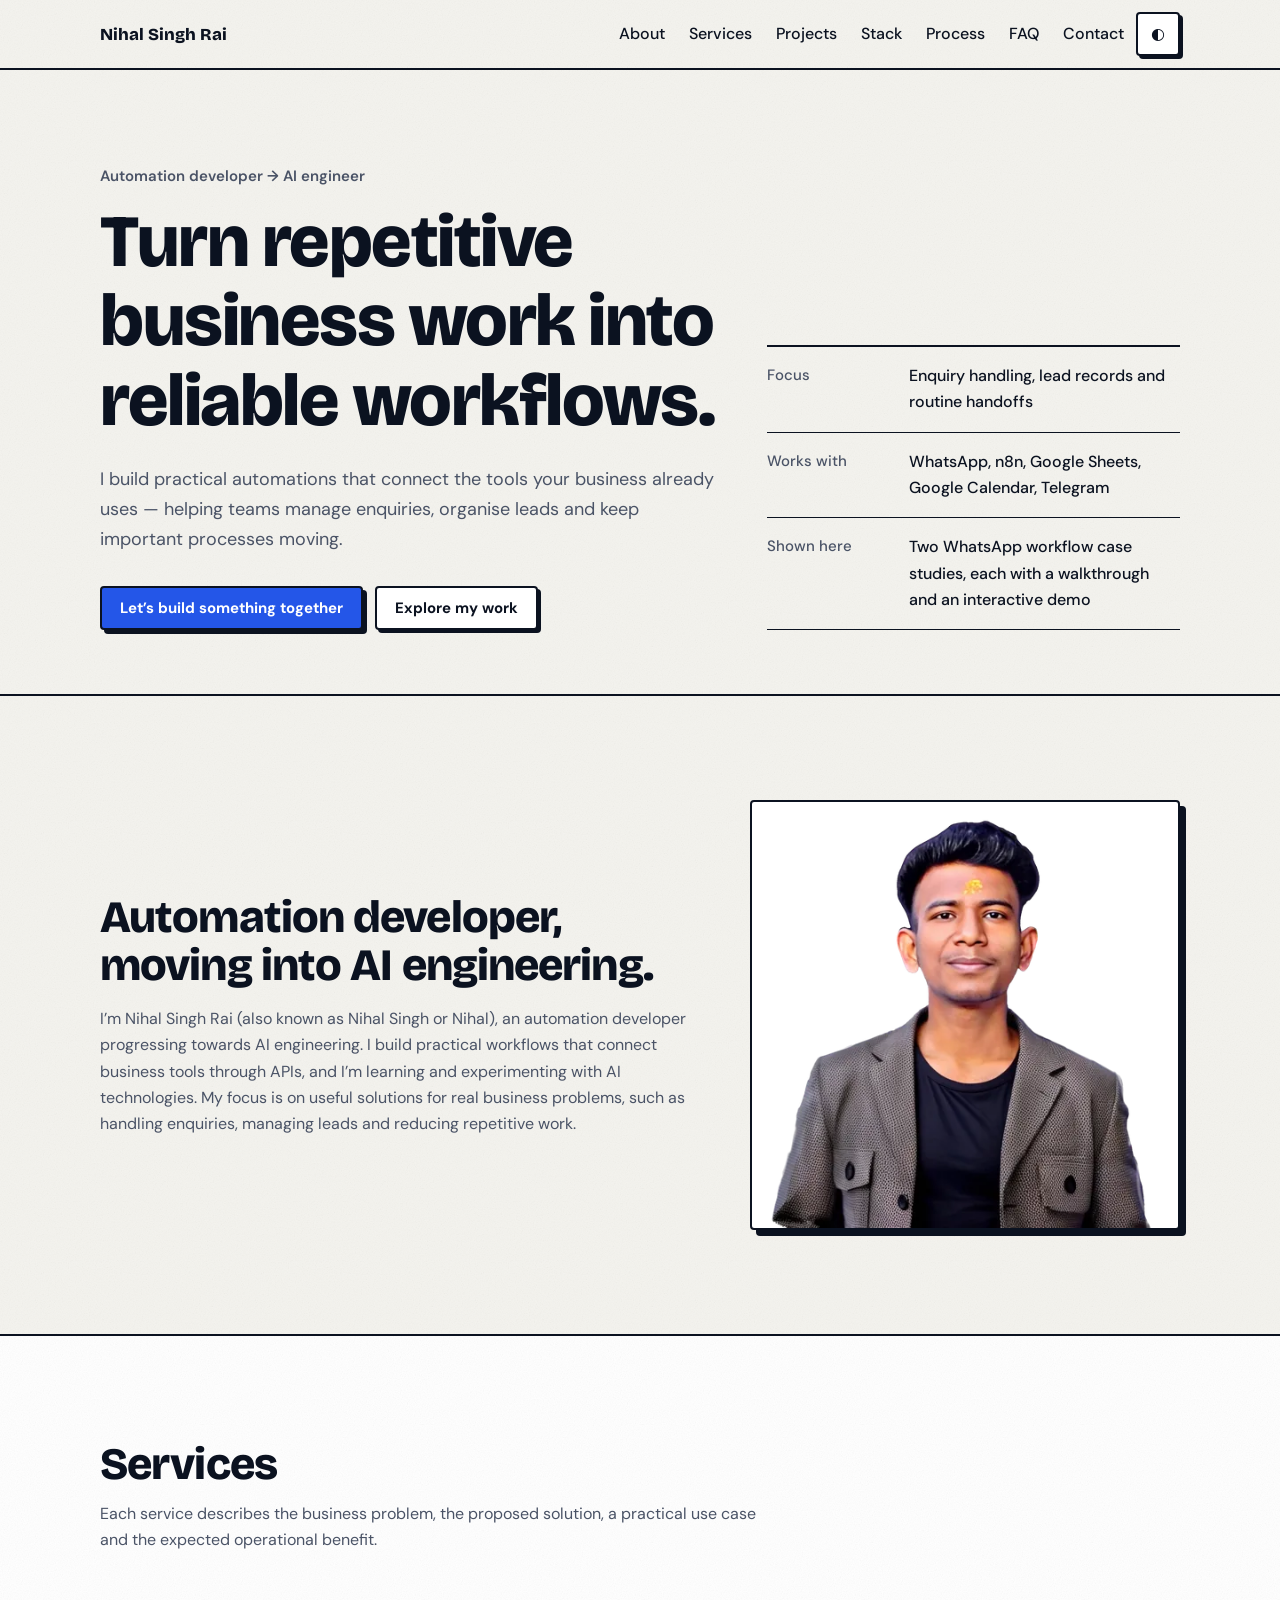
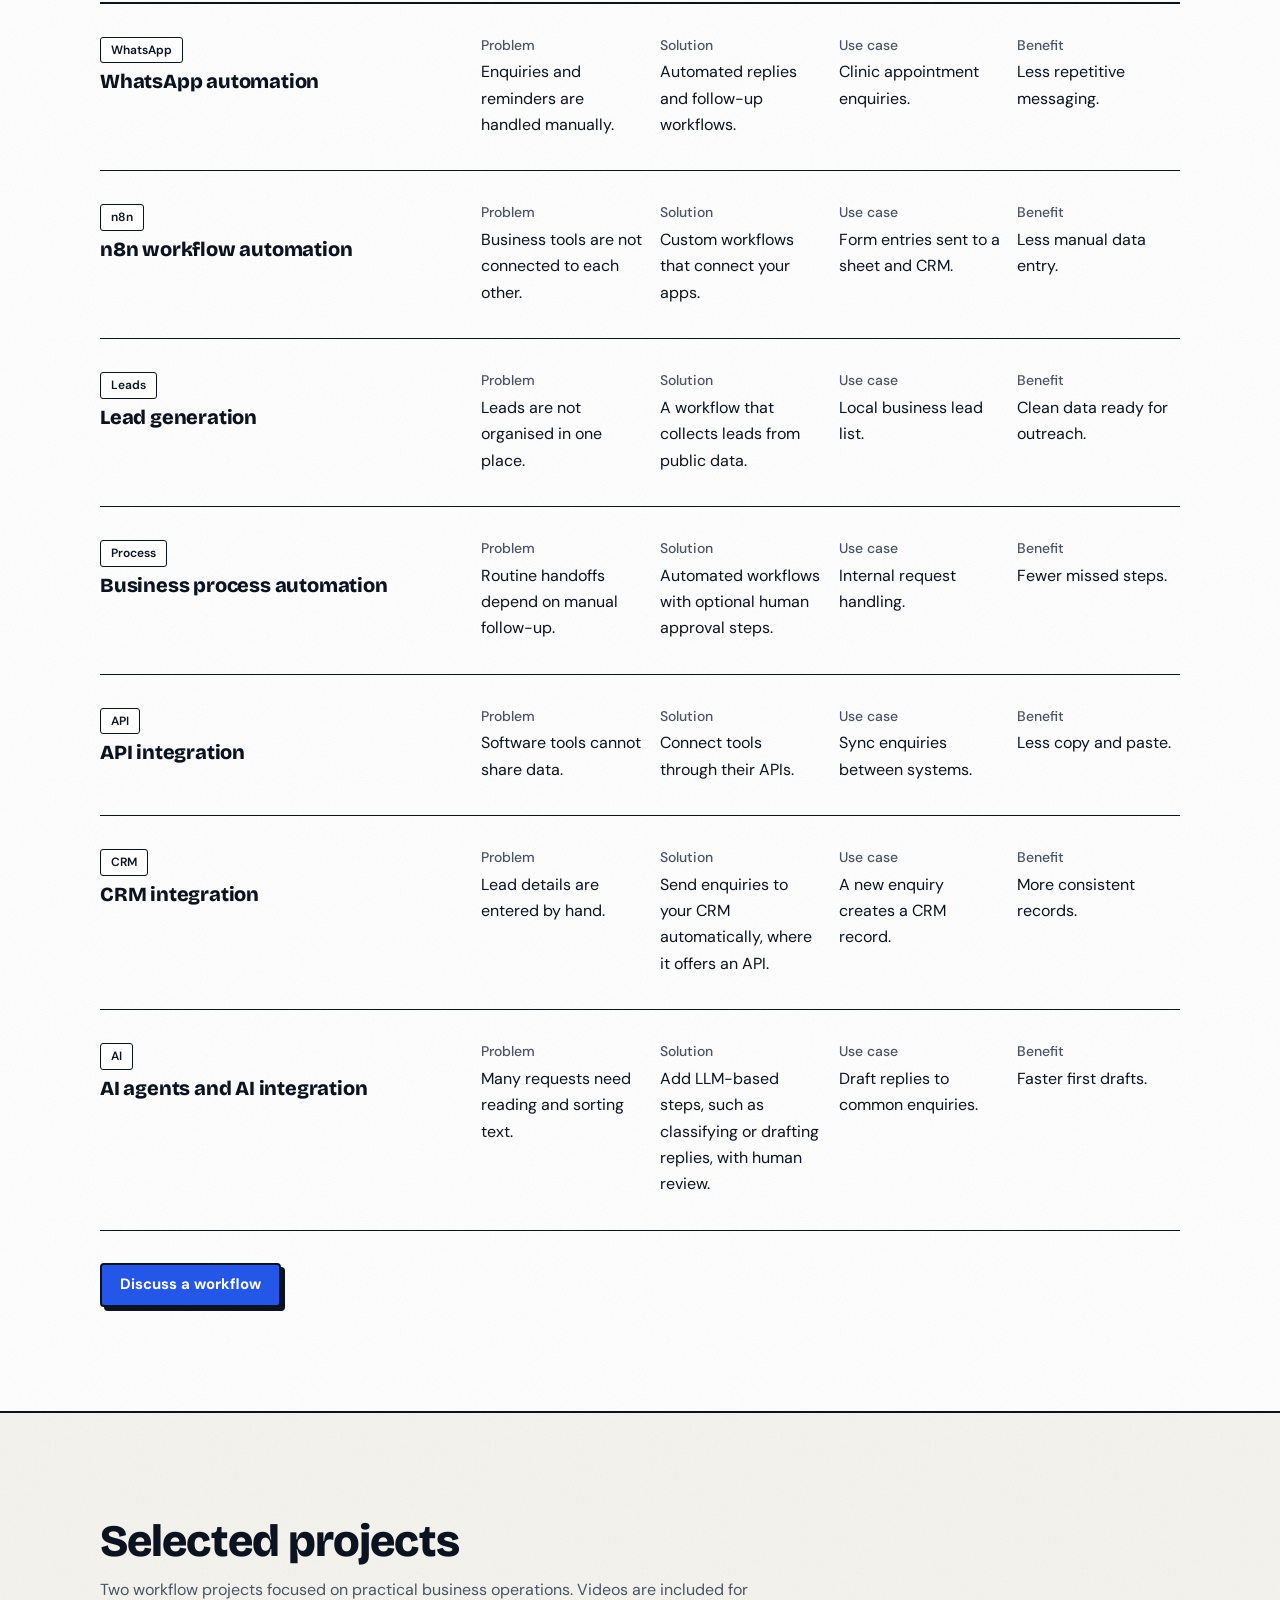
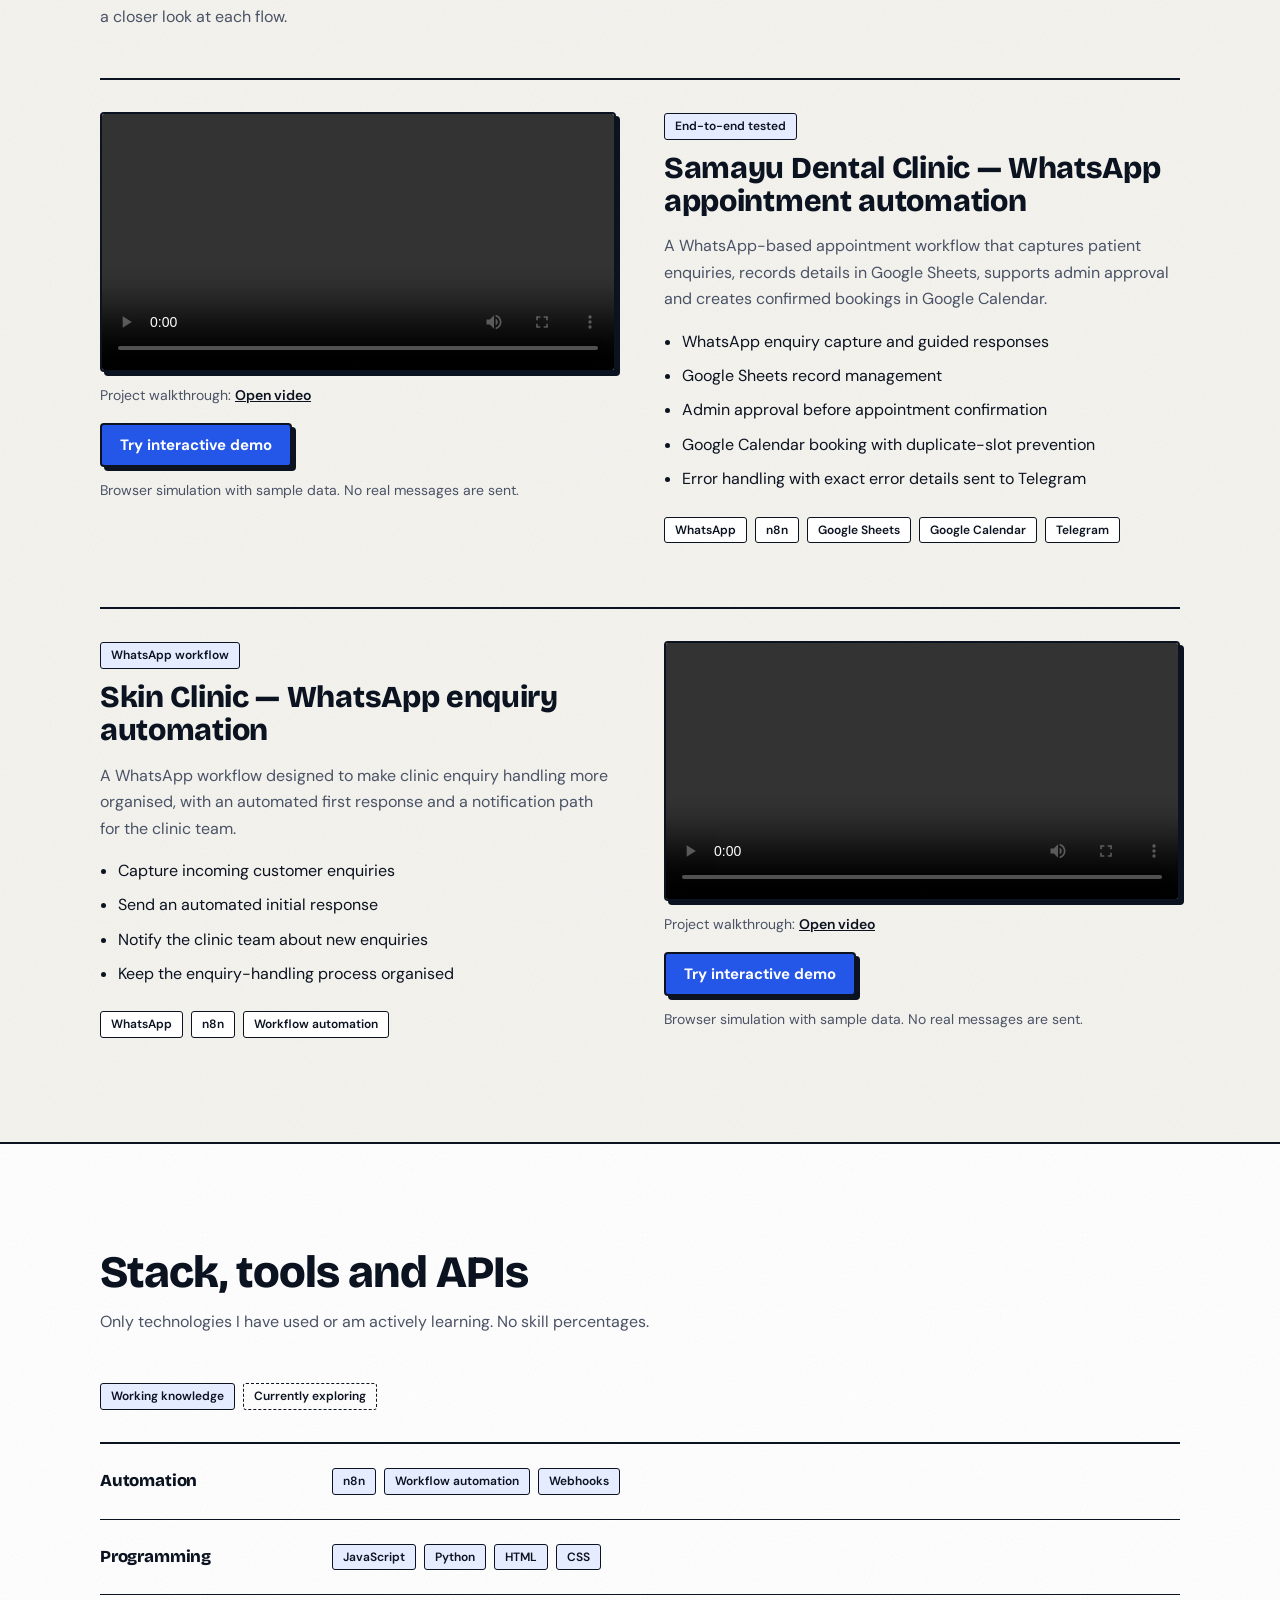
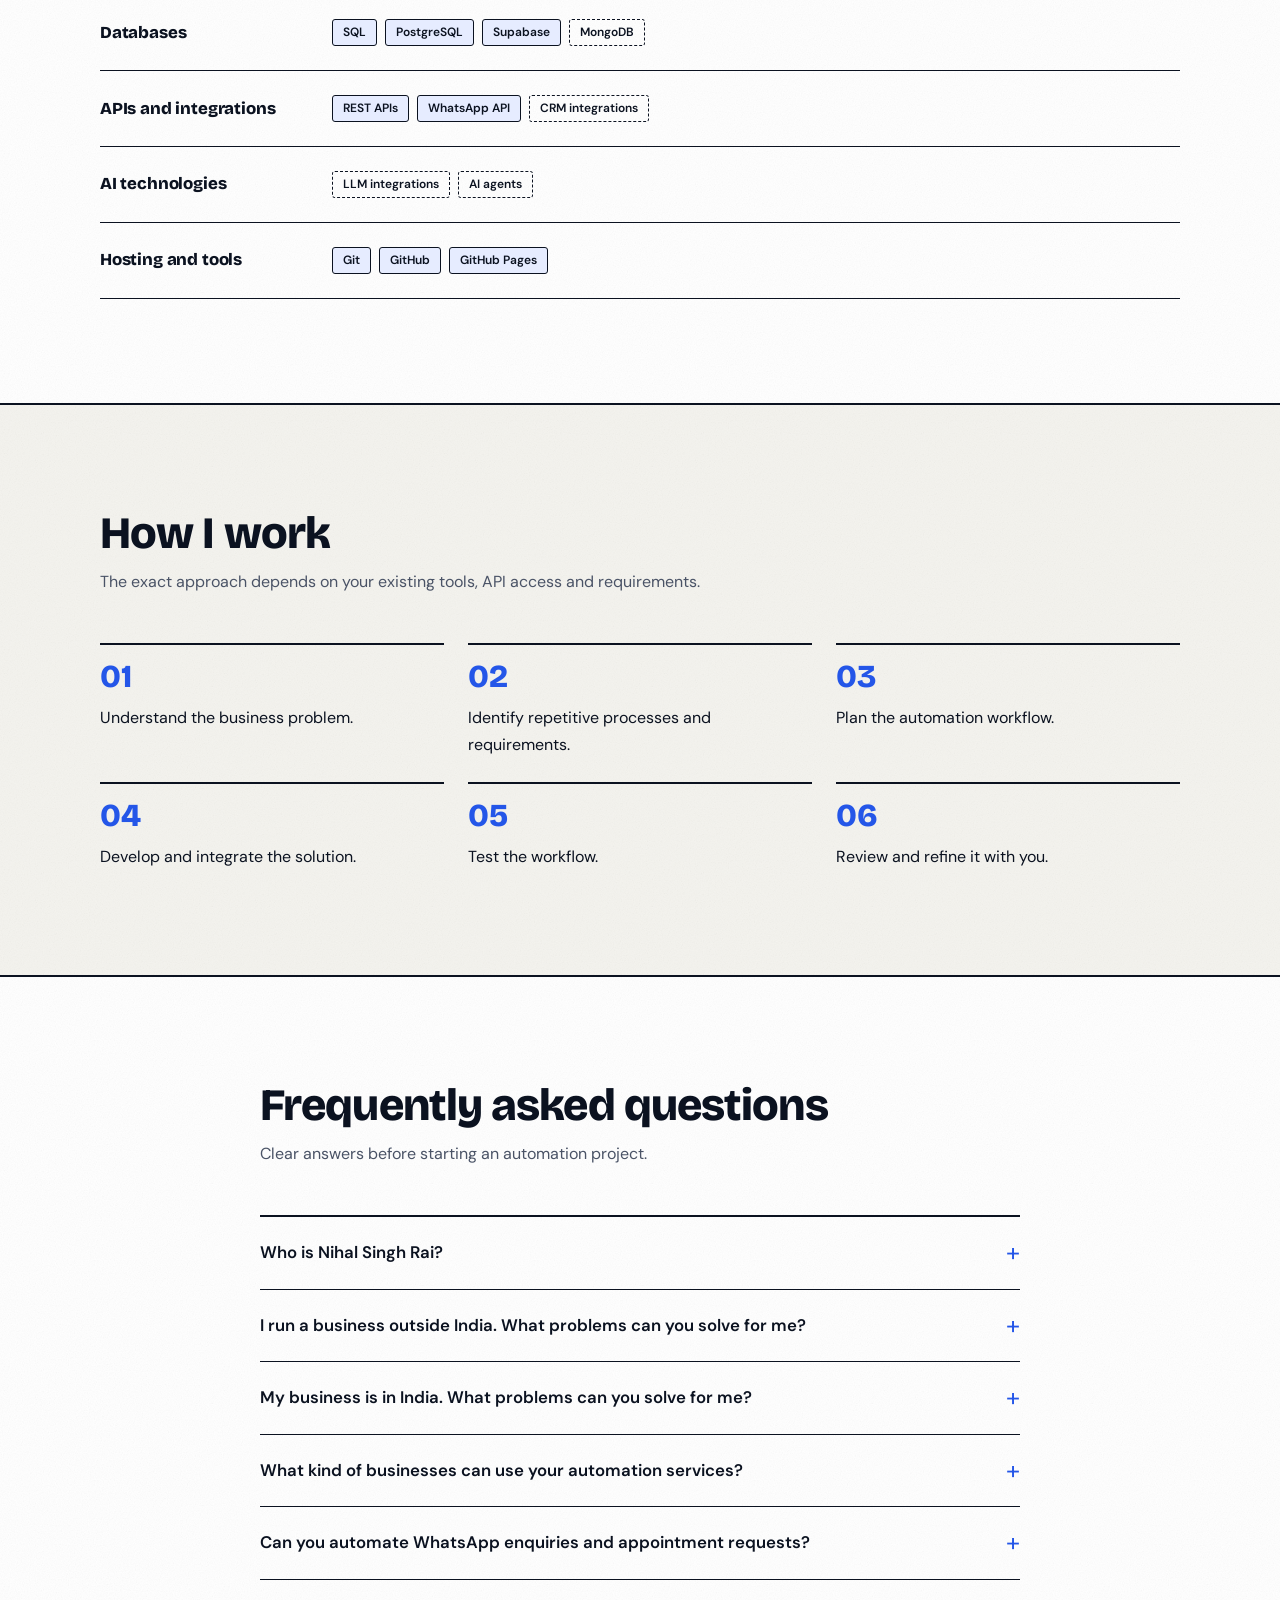
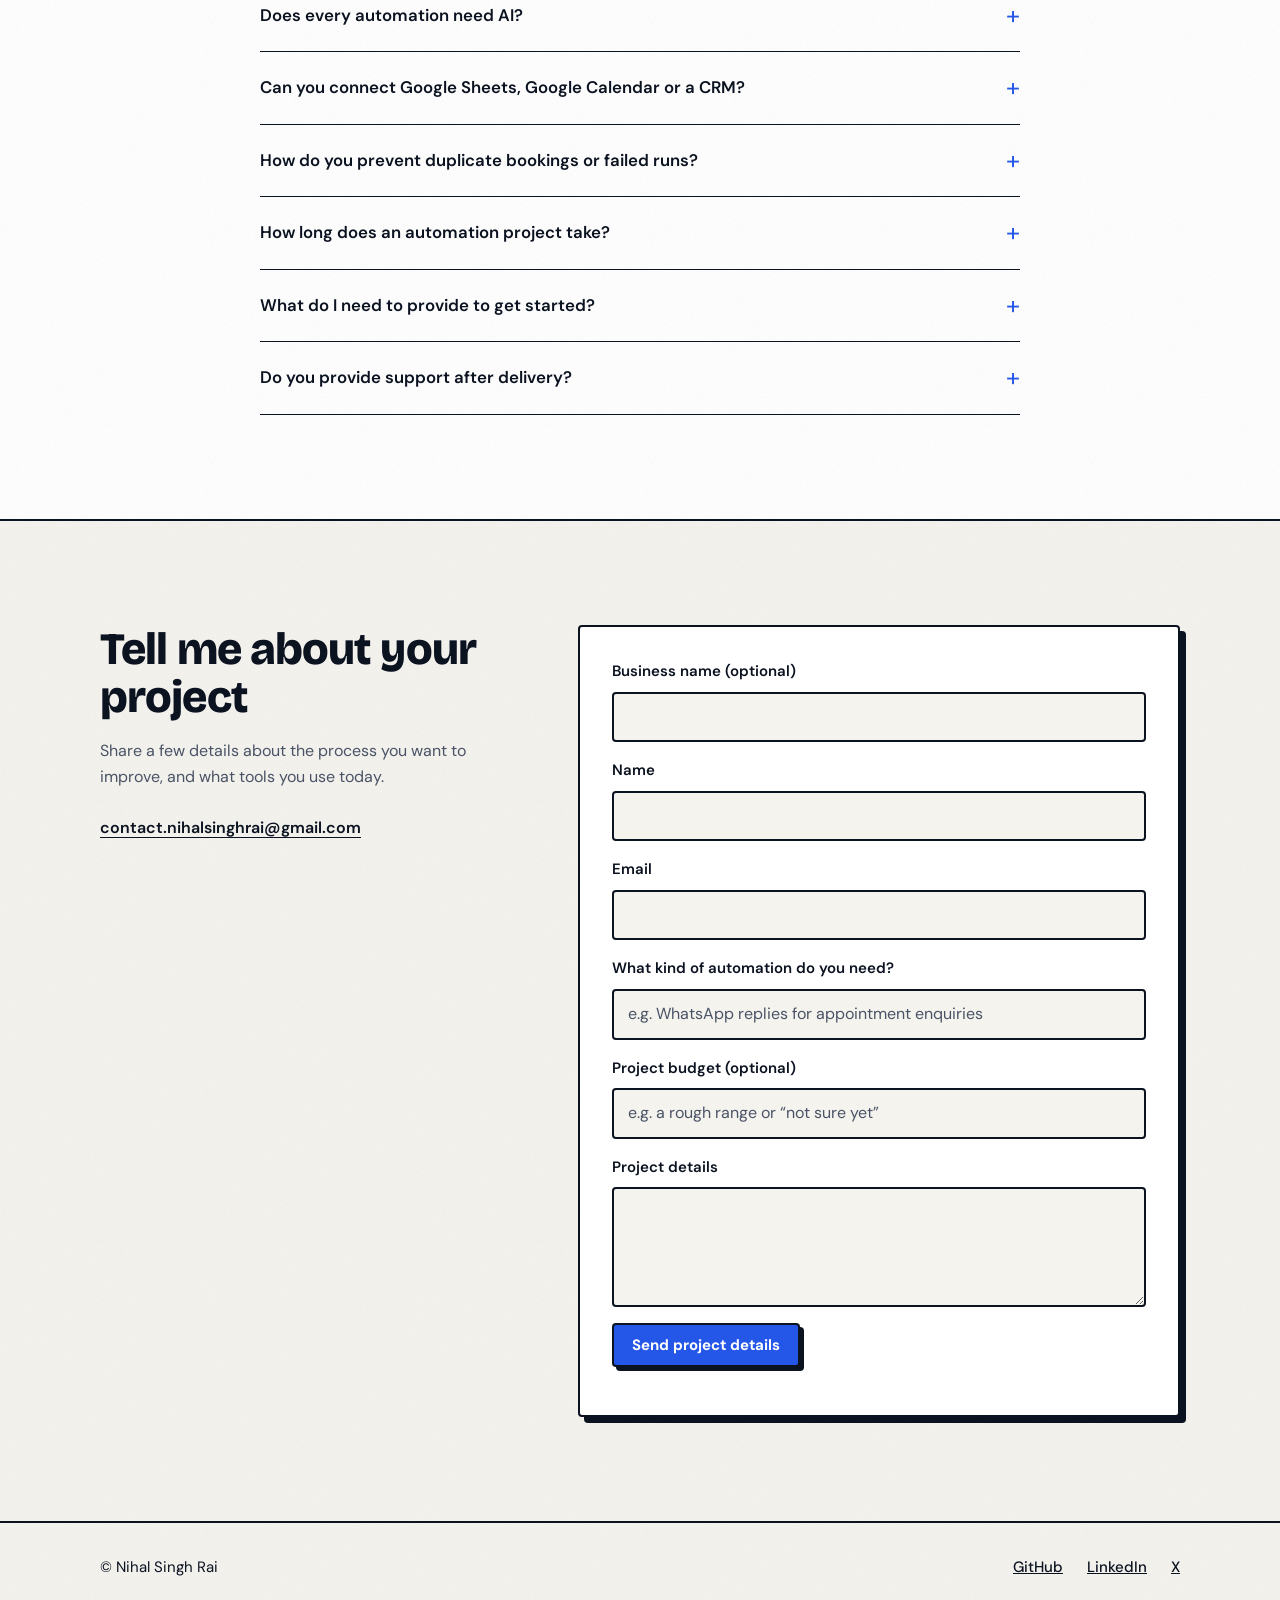
<file: index.html>
<!DOCTYPE html>
<html lang="en">
<head>
<meta charset="utf-8">
<meta name="viewport" content="width=device-width, initial-scale=1, viewport-fit=cover">
<title>Nihal Singh Rai | Automation Developer</title>
<meta name="description" content="Automation developer building workflows and practical AI-powered solutions that help businesses manage leads, simplify operations and reduce repetitive work.">
<link rel="canonical" href="https://nihalsinghrai.github.io/">
<link rel="icon" href="data:image/svg+xml,%3Csvg xmlns='http://www.w3.org/2000/svg' viewBox='0 0 100 100'%3E%3Ctext y='.9em' font-size='90'%3E%E2%9A%99%EF%B8%8F%3C/text%3E%3C/svg%3E">
<meta property="og:type" content="website"><meta property="og:site_name" content="Nihal Singh Rai"><meta property="og:title" content="Nihal Singh Rai | Automation Developer"><meta property="og:description" content="Automation developer building workflows and practical AI-powered solutions that help businesses manage leads, simplify operations and reduce repetitive work."><meta property="og:url" content="https://nihalsinghrai.github.io/">
<meta property="og:locale" content="en"><meta property="og:image" content="https://nihalsinghrai.github.io/nihal-singh-rai-og.jpg"><meta property="og:image:alt" content="Portrait of Nihal Singh Rai"><meta name="twitter:image" content="https://nihalsinghrai.github.io/nihal-singh-rai-og.jpg"><meta name="twitter:card" content="summary"><meta name="twitter:title" content="Nihal Singh Rai | Automation Developer"><meta name="twitter:description" content="Automation developer building workflows and practical AI-powered solutions that help businesses manage leads, simplify operations and reduce repetitive work.">
<script type="application/ld+json">{"@context": "https://schema.org", "@graph": [{"@type": "Person", "@id": "https://nihalsinghrai.github.io/#person", "name": "Nihal Singh Rai", "jobTitle": "Automation Developer", "alternateName": ["Nihal Singh", "Nihal"], "description": "Automation developer progressing towards AI engineering, building automation workflows and practical AI-powered solutions for businesses.", "image": "https://nihalsinghrai.github.io/nihal-singh-rai-900.webp", "url": "https://nihalsinghrai.github.io/", "email": "contact.nihalsinghrai@gmail.com", "sameAs": ["https://github.com/nihalsinghrai", "https://www.linkedin.com/in/nihalsinghrai/", "https://x.com/NIHALSINGHRAI_"]}, {"@type": "WebSite", "@id": "https://nihalsinghrai.github.io/#website", "name": "Nihal Singh Rai", "url": "https://nihalsinghrai.github.io/", "publisher": {"@id": "https://nihalsinghrai.github.io/#person"}}]}</script>
<style>
:root{
--bg:#F4F3EE;--surface:#FFFFFF;--grain:url("data:image/svg+xml;utf8,<svg xmlns='http://www.w3.org/2000/svg' width='220' height='220'><filter id='n'><feTurbulence type='fractalNoise' baseFrequency='.85' numOctaves='2' stitchTiles='stitch'/><feColorMatrix type='saturate' values='0'/><feComponentTransfer><feFuncA type='linear' slope='.10'/></feComponentTransfer></filter><rect width='100%' height='100%' filter='url(%23n)'/></svg>");--ink:#0B1220;--muted:#4A5366;--line:#0B1220;--blue:#2456E8;--on-blue:#FFFFFF;--tint:#E6ECFF;
--display:"Bricolage Grotesque",ui-sans-serif,system-ui,sans-serif;--body:"DM Sans",ui-sans-serif,system-ui,sans-serif;
--s1:4px;--s2:8px;--s3:12px;--s4:16px;--s5:24px;--s6:32px;--s7:48px;--s8:64px;--s9:96px;
--r-s:4px;--r-m:4px;--r-l:4px;--wrap:1120px;--sec:clamp(64px,9vw,104px);
color-scheme:light}
:root[data-theme=dark]{--bg:#0B1020;--surface:#141C30;--ink:#F2F2EE;--muted:#A7B0C2;--line:#F2F2EE;--blue:#6B8CFF;--on-blue:#0B1020;--tint:#1B2644;--grain:url("data:image/svg+xml;utf8,<svg xmlns='http://www.w3.org/2000/svg' width='220' height='220'><filter id='n'><feTurbulence type='fractalNoise' baseFrequency='.85' numOctaves='2' stitchTiles='stitch'/><feColorMatrix type='saturate' values='0'/><feComponentTransfer><feFuncA type='linear' slope='.07'/></feComponentTransfer></filter><rect width='100%' height='100%' filter='url(%23n)'/></svg>");color-scheme:dark}
@media (prefers-color-scheme:dark){:root:not([data-theme=light]){--bg:#0B1020;--surface:#141C30;--ink:#F2F2EE;--muted:#A7B0C2;--line:#F2F2EE;--blue:#6B8CFF;--on-blue:#0B1020;--tint:#1B2644;--grain:url("data:image/svg+xml;utf8,<svg xmlns='http://www.w3.org/2000/svg' width='220' height='220'><filter id='n'><feTurbulence type='fractalNoise' baseFrequency='.85' numOctaves='2' stitchTiles='stitch'/><feColorMatrix type='saturate' values='0'/><feComponentTransfer><feFuncA type='linear' slope='.07'/></feComponentTransfer></filter><rect width='100%' height='100%' filter='url(%23n)'/></svg>");color-scheme:dark}}
*{box-sizing:border-box}
html{scroll-behavior:smooth;scroll-padding-top:84px}
body{margin:0;background:var(--bg);color:var(--ink);font:400 16px/1.65 var(--body);transition:background .3s,color .3s}
img{max-width:100%;height:auto;display:block}
a{color:var(--ink)}
:focus-visible{outline:3px solid var(--blue);outline-offset:3px}
.skip{position:absolute;left:-9999px;top:8px;background:var(--surface);padding:8px 12px;border:2px solid var(--line);z-index:20}
.skip:focus{left:8px}
.wrap{max-width:var(--wrap);margin:0 auto;padding:0 20px}
.narrow{max-width:800px}
h1,h2,h3{font-family:var(--display);line-height:1.08;letter-spacing:-.02em;margin:0;font-weight:800}
h1{font-size:clamp(2.6rem,6.2vw,4.6rem)}
h2{font-size:clamp(1.9rem,4vw,2.8rem)}
h3{font-size:1.25rem;letter-spacing:-.01em}
p{margin:0}
.lead{font-size:1.125rem;color:var(--muted);max-width:52ch;margin-top:var(--s5)}
.prose{color:var(--muted);max-width:62ch;margin-top:var(--s4)}
.eyebrow{font:600 .9375rem/1.4 var(--body);color:var(--muted);margin-bottom:var(--s4)}
.sub{color:var(--muted);max-width:60ch;margin-top:var(--s3)}
/* header */
header.site{position:sticky;top:0;z-index:10;background:var(--bg);border-bottom:2px solid var(--line)}
.bar{display:flex;align-items:center;gap:var(--s3);min-height:68px;flex-wrap:wrap}
.logo{font:800 1.05rem var(--display);text-decoration:none;margin-right:auto}
nav#site-nav{display:flex;gap:var(--s5);font-weight:500}
nav#site-nav a{text-decoration:none;padding:6px 0;text-underline-offset:4px}
nav#site-nav a:hover{text-decoration:underline}
/* buttons */
.btn{display:inline-flex;align-items:center;justify-content:center;gap:var(--s2);min-height:44px;padding:0 18px;border:2px solid var(--line);border-radius:var(--r-m);background:var(--surface);color:var(--ink);font:700 15px/1 var(--body);text-decoration:none;cursor:pointer;transition:transform .15s,box-shadow .15s}
.btn:hover{transform:translate(-1px,-1px);box-shadow:none}
.btn.primary{background:var(--blue);color:var(--on-blue);box-shadow:none}
.btn.primary:hover{box-shadow:none}
.icon-btn{width:44px;padding:0;font-size:16px}
.menu-btn{display:none}
.cta{display:flex;gap:var(--s3);flex-wrap:wrap;margin-top:var(--s6)}
.sec-cta{margin-top:var(--s6)}
/* tags */
.tag{display:inline-flex;align-items:center;padding:4px 10px;border:1.5px solid var(--line);border-radius:3px;font:600 12px/1.4 var(--body);background:var(--surface);color:var(--ink);white-space:nowrap}
.tag.blue{background:var(--tint)}
.tag.exp{border-style:dashed;background:transparent}
.chips{display:flex;flex-wrap:wrap;gap:var(--s2)}
.legend{display:flex;gap:var(--s2);flex-wrap:wrap;margin:var(--s5) 0 0}
/* hero */
.hero{padding:var(--s9) 0 var(--s8);border-bottom:2px solid var(--line)}
.hero-grid{display:grid;grid-template-columns:1.5fr 1fr;gap:var(--s7);align-items:end}
.facts{margin:0;border-top:2px solid var(--line)}
.facts>div{padding:var(--s4) 0;border-bottom:1px solid var(--line);display:grid;grid-template-columns:110px 1fr;gap:var(--s3)}
.facts dt{font:500 .9375rem/1.6 var(--body);color:var(--muted)}
.facts dd{margin:0;font-weight:500}
@keyframes rise{from{opacity:0;transform:translateY(12px)}to{opacity:1;transform:none}}
.reveal{animation:rise .6s cubic-bezier(.2,.7,.2,1) both}
.r1{animation-delay:.05s}.r2{animation-delay:.12s}.r3{animation-delay:.2s}.r4{animation-delay:.3s}
/* sections */
.block{padding:var(--sec) 0;border-bottom:2px solid var(--line)}
.block.band{background:var(--surface)}
.sec-head{margin-bottom:var(--s7);max-width:760px}
.sec-head .eyebrow{margin-bottom:var(--s3)}
/* about */
.about-grid{display:grid;grid-template-columns:7fr 5fr;gap:var(--s7);align-items:center}
.portrait{margin:0;border:2px solid var(--line);border-radius:var(--r-l);overflow:hidden;box-shadow:none;background:var(--surface)}
.portrait img{width:100%;aspect-ratio:1/1;object-fit:cover}
.about-grid h2{margin-top:0}
/* services */
.svc-list{border-top:2px solid var(--line)}
.svc{display:grid;grid-template-columns:1fr;gap:var(--s4);padding:var(--s6) 0;border-bottom:1px solid var(--line)}
.svc-head{display:grid;grid-template-columns:auto 1fr;gap:var(--s4);align-items:start}

.svc-head .tag{margin-bottom:var(--s2)}
.svc-head h3{margin-top:0}
.svc-facts{margin:0;display:grid;grid-template-columns:1fr 1fr;gap:var(--s4) var(--s5)}
.svc-facts dt{font:500 .875rem/1.4 var(--body);color:var(--muted);margin-bottom:var(--s1)}
.svc-facts dd{margin:0}
/* projects */
.case-list{display:grid;gap:var(--s8)}
.case{display:grid;grid-template-columns:1fr;gap:var(--s6);align-items:start;padding-top:var(--s6);border-top:2px solid var(--line)}
.case h3{font-size:clamp(1.5rem,3vw,1.9rem);margin-top:var(--s3)}
.case-copy{color:var(--muted);margin-top:var(--s4);max-width:60ch}
.feature-list{margin:var(--s4) 0 0;padding-left:1.1em;display:grid;gap:var(--s2)}
.case .chips{margin-top:var(--s5)}
.case .tag{margin-bottom:0}
.vid{width:100%;border:2px solid var(--line);border-radius:var(--r-m);background:var(--surface);display:block}
.media-note{font-size:.875rem;color:var(--muted);margin-top:var(--s3)}
.media-note a{font-weight:600}
.case>div:first-child .btn{margin-top:var(--s4)}
.case>div:first-child .media-note+.btn{margin-top:var(--s4)}
/* stack */
.stack-list{border-top:2px solid var(--line);margin-top:var(--s6)}
.stack-row{display:grid;grid-template-columns:1fr;gap:var(--s3);padding:var(--s5) 0;border-bottom:1px solid var(--line)}
.stack-row h3{font-size:1.05rem}
/* process */
.steps{list-style:none;padding:0;margin:0;display:grid;grid-template-columns:1fr;gap:var(--s5);counter-reset:step}
.steps li{counter-increment:step;border-top:2px solid var(--line);padding-top:var(--s4);color:var(--ink)}
.steps li::before{content:counter(step,decimal-leading-zero);display:block;font:800 2rem/1 var(--display);color:var(--blue);margin-bottom:var(--s3)}
/* faq */
.faq-list{border-top:2px solid var(--line)}
details{border-bottom:1px solid var(--line)}
summary{list-style:none;cursor:pointer;padding:var(--s5) var(--s7) var(--s5) 0;position:relative;font:600 1.05rem/1.4 var(--body)}
summary::-webkit-details-marker{display:none}
summary::after{content:"+";position:absolute;right:0;top:50%;transform:translateY(-50%);font:400 1.6rem/1 var(--body);color:var(--blue)}
details[open] summary::after{content:"–"}
details p{color:var(--muted);padding:0 var(--s7) var(--s5) 0;max-width:66ch}
/* contact + form */
.contact-grid{display:grid;grid-template-columns:5fr 7fr;gap:var(--s7);align-items:start}
.direct{margin-top:var(--s5);font-weight:600}
.direct a{text-underline-offset:4px}
form#f{display:grid;gap:var(--s4);background:var(--surface);border:2px solid var(--line);border-radius:var(--r-l);padding:var(--s6);box-shadow:none}
form#f label{display:grid;gap:var(--s2);font-weight:600;font-size:.9375rem}
form#f input,form#f textarea{width:100%;padding:12px 14px;border:2px solid var(--line);border-radius:var(--r-s);background:var(--bg);color:var(--ink);font:400 16px/1.4 var(--body)}
form#f textarea{resize:vertical;min-height:120px}
form#f input::placeholder,form#f textarea::placeholder{color:var(--muted);opacity:1}
.err{color:#C42B2B;font-size:.875rem;font-weight:500;min-height:0}
.err:empty{display:none}
#msg{font-weight:500}
#msg a{font-weight:700}
.hp{position:absolute;left:-9999px;width:1px;height:1px;opacity:0}
/* footer */
.site-foot{padding:var(--s6) 0}
.foot{display:flex;justify-content:space-between;align-items:center;gap:var(--s4);flex-wrap:wrap;font-size:.9375rem}
.foot nav{display:flex;gap:var(--s5)}
.foot a{font-weight:500}
/* ---- breakpoints ---- */
@media (min-width:760px){
.menu-btn{display:none}
}
@media (max-width:759px){
.menu-btn{display:inline-flex;order:2}
#theme{order:3}
nav#site-nav{display:none}
nav#site-nav.open{display:flex;flex-direction:column;gap:0;order:4;flex-basis:100%;padding-bottom:var(--s2)}
nav#site-nav.open a{padding:14px 2px;border-top:1px solid var(--line);font-size:16px;text-decoration:none}
.hero-grid{grid-template-columns:1fr;gap:var(--s7)}
.about-grid{grid-template-columns:1fr;gap:var(--s6)}
.portrait{max-width:420px}
.contact-grid{grid-template-columns:1fr;gap:var(--s6)}
.svc-facts{grid-template-columns:1fr}
form#f{padding:var(--s5)}
}
@media (min-width:600px){
.facts>div{grid-template-columns:130px 1fr}
.steps{grid-template-columns:repeat(2,1fr)}
}
@media (min-width:900px){
.svc{grid-template-columns:minmax(260px,1fr) 2fr;gap:var(--s6)}
.svc-facts{grid-template-columns:repeat(4,1fr);gap:var(--s4)}
.case{grid-template-columns:1fr 1fr;gap:var(--s7)}
.case.flip>div:first-child{order:2}
.stack-row{grid-template-columns:220px 1fr;align-items:center}
.steps{grid-template-columns:repeat(3,1fr)}
}
@media (max-width:360px){.wrap{padding:0 16px}}
@media (prefers-reduced-motion:reduce){
*,*::before,*::after{animation:none!important;transition:none!important;scroll-behavior:auto!important}
}

/* neo-brutalist layer: hard offset shadows and paper grain */
body{background:var(--grain),var(--bg)}
header.site{background:var(--grain),var(--bg)}
.block.band{background:var(--grain),var(--surface)}
.btn{box-shadow:3px 3px 0 var(--line)}
.btn:hover{box-shadow:4px 4px 0 var(--line)}
.btn:active{transform:translate(2px,2px);box-shadow:0 0 0 var(--line)}
.btn.primary{box-shadow:4px 4px 0 var(--line)}
.portrait{box-shadow:6px 6px 0 var(--line)}
form#f{box-shadow:6px 6px 0 var(--line)}
.vid{box-shadow:4px 4px 0 var(--line)}
.tag{box-shadow:none}

</style>
<link rel="preconnect" href="https://fonts.googleapis.com">
<link rel="preconnect" href="https://fonts.gstatic.com" crossorigin>
<link rel="preload" as="style" href="https://fonts.googleapis.com/css2?family=Bricolage+Grotesque:wght@500;700;800&family=DM+Sans:wght@400;500;700&display=swap" onload="this.onload=null;this.rel='stylesheet'"><noscript><link rel="stylesheet" href="https://fonts.googleapis.com/css2?family=Bricolage+Grotesque:wght@500;700;800&family=DM+Sans:wght@400;500;700&display=swap"></noscript>
</head>
<body>
<a class="skip" href="#main">Skip to content</a>
<header class="site">
<div class="wrap bar">
<a class="logo" href="#top">Nihal Singh Rai</a>
<button class="btn icon-btn menu-btn" id="menu" type="button" aria-expanded="false" aria-controls="site-nav" aria-label="Open menu">☰</button>
<nav id="site-nav" aria-label="Main">
<a href="#about">About</a><a href="#services">Services</a><a href="#projects">Projects</a><a href="#stack">Stack</a><a href="#process">Process</a><a href="#faq">FAQ</a><a href="#contact">Contact</a>
</nav>
<button class="btn icon-btn" id="theme" type="button" aria-label="Switch to dark theme">◐</button>
</div>
</header>

<main id="main">
<div id="top"></div>

<section class="hero" aria-labelledby="hero-title">
<div class="wrap hero-grid">
<div>
<p class="eyebrow reveal r1">Automation developer → AI engineer</p>
<h1 id="hero-title" class="reveal r2">Turn repetitive business work into reliable workflows.</h1>
<p class="lead reveal r3">I build practical automations that connect the tools your business already uses — helping teams manage enquiries, organise leads and keep important processes moving.</p>
<div class="cta reveal r4">
<a class="btn primary" href="#contact">Let’s build something together</a>
<a class="btn" href="#projects">Explore my work</a>
</div>
</div>
<dl class="facts reveal r4" aria-label="Summary">
<div><dt>Focus</dt><dd>Enquiry handling, lead records and routine handoffs</dd></div>
<div><dt>Works with</dt><dd>WhatsApp, n8n, Google Sheets, Google Calendar, Telegram</dd></div>
<div><dt>Shown here</dt><dd>Two WhatsApp workflow case studies, each with a walkthrough and an interactive demo</dd></div>
</dl>
</div>
</section>

<section id="about" class="block">
<div class="wrap about-grid">
<div>
<h2>Automation developer, moving into AI engineering.</h2>
<p class="prose">I’m Nihal Singh Rai (also known as Nihal Singh or Nihal), an automation developer progressing towards AI engineering. I build practical workflows that connect business tools through APIs, and I’m learning and experimenting with AI technologies. My focus is on useful solutions for real business problems, such as handling enquiries, managing leads and reducing repetitive work.</p>
</div>
<figure class="portrait"><img src="[data-uri]" width="900" height="900" alt="Portrait of Nihal Singh Rai, automation developer" fetchpriority="high" decoding="async"></figure>
</div>
</section>

<section id="services" class="block band">
<div class="wrap">
<header class="sec-head">
<h2>Services</h2>
<p class="sub">Each service describes the business problem, the proposed solution, a practical use case and the expected operational benefit.</p>
</header>
<div class="svc-list">
<div class="svc"><div class="svc-head"><div><span class="tag">WhatsApp</span><h3>WhatsApp automation</h3></div></div><dl class="svc-facts"><div><dt>Problem</dt><dd>Enquiries and reminders are handled manually.</dd></div><div><dt>Solution</dt><dd>Automated replies and follow-up workflows.</dd></div><div><dt>Use case</dt><dd>Clinic appointment enquiries.</dd></div><div><dt>Benefit</dt><dd>Less repetitive messaging.</dd></div></dl></div>
<div class="svc"><div class="svc-head"><div><span class="tag">n8n</span><h3>n8n workflow automation</h3></div></div><dl class="svc-facts"><div><dt>Problem</dt><dd>Business tools are not connected to each other.</dd></div><div><dt>Solution</dt><dd>Custom workflows that connect your apps.</dd></div><div><dt>Use case</dt><dd>Form entries sent to a sheet and CRM.</dd></div><div><dt>Benefit</dt><dd>Less manual data entry.</dd></div></dl></div>
<div class="svc"><div class="svc-head"><div><span class="tag">Leads</span><h3>Lead generation</h3></div></div><dl class="svc-facts"><div><dt>Problem</dt><dd>Leads are not organised in one place.</dd></div><div><dt>Solution</dt><dd>A workflow that collects leads from public data.</dd></div><div><dt>Use case</dt><dd>Local business lead list.</dd></div><div><dt>Benefit</dt><dd>Clean data ready for outreach.</dd></div></dl></div>
<div class="svc"><div class="svc-head"><div><span class="tag">Process</span><h3>Business process automation</h3></div></div><dl class="svc-facts"><div><dt>Problem</dt><dd>Routine handoffs depend on manual follow-up.</dd></div><div><dt>Solution</dt><dd>Automated workflows with optional human approval steps.</dd></div><div><dt>Use case</dt><dd>Internal request handling.</dd></div><div><dt>Benefit</dt><dd>Fewer missed steps.</dd></div></dl></div>
<div class="svc"><div class="svc-head"><div><span class="tag">API</span><h3>API integration</h3></div></div><dl class="svc-facts"><div><dt>Problem</dt><dd>Software tools cannot share data.</dd></div><div><dt>Solution</dt><dd>Connect tools through their APIs.</dd></div><div><dt>Use case</dt><dd>Sync enquiries between systems.</dd></div><div><dt>Benefit</dt><dd>Less copy and paste.</dd></div></dl></div>
<div class="svc"><div class="svc-head"><div><span class="tag">CRM</span><h3>CRM integration</h3></div></div><dl class="svc-facts"><div><dt>Problem</dt><dd>Lead details are entered by hand.</dd></div><div><dt>Solution</dt><dd>Send enquiries to your CRM automatically, where it offers an API.</dd></div><div><dt>Use case</dt><dd>A new enquiry creates a CRM record.</dd></div><div><dt>Benefit</dt><dd>More consistent records.</dd></div></dl></div>
<div class="svc"><div class="svc-head"><div><span class="tag">AI</span><h3>AI agents and AI integration</h3></div></div><dl class="svc-facts"><div><dt>Problem</dt><dd>Many requests need reading and sorting text.</dd></div><div><dt>Solution</dt><dd>Add LLM-based steps, such as classifying or drafting replies, with human review.</dd></div><div><dt>Use case</dt><dd>Draft replies to common enquiries.</dd></div><div><dt>Benefit</dt><dd>Faster first drafts.</dd></div></dl></div>
</div>
<p class="sec-cta"><a class="btn primary" href="#contact">Discuss a workflow</a></p>
</div>
</section>

<section id="projects" class="block">
<div class="wrap">
<header class="sec-head">
<h2>Selected projects</h2>
<p class="sub">Two workflow projects focused on practical business operations. Videos are included for a closer look at each flow.</p>
</header>
<div class="case-list">
<article class="case">
<div><video class="vid" src="dental-demo.mp4" controls playsinline preload="metadata" aria-label="Samayu Dental Clinic WhatsApp appointment automation video"></video><p class="media-note">Project walkthrough: <a href="dental-demo.mp4">Open video</a></p>
<a class="btn primary" href="dental-clinic-demo.html">Try interactive demo</a><p class="media-note">Browser simulation with sample data. No real messages are sent.</p></div>
<div>
<span class="tag blue">End-to-end tested</span>
<h3>Samayu Dental Clinic — WhatsApp appointment automation</h3>
<p class="case-copy">A WhatsApp-based appointment workflow that captures patient enquiries, records details in Google Sheets, supports admin approval and creates confirmed bookings in Google Calendar.</p>
<ul class="feature-list"><li>WhatsApp enquiry capture and guided responses</li><li>Google Sheets record management</li><li>Admin approval before appointment confirmation</li><li>Google Calendar booking with duplicate-slot prevention</li><li>Error handling with exact error details sent to Telegram</li></ul>
<div class="chips"><span class="tag">WhatsApp</span><span class="tag">n8n</span><span class="tag">Google Sheets</span><span class="tag">Google Calendar</span><span class="tag">Telegram</span></div>
</div>
</article>
<article class="case flip">
<div><video class="vid" src="skin-demo.mp4" controls playsinline preload="metadata" aria-label="Skin clinic WhatsApp automation video"></video><p class="media-note">Project walkthrough: <a href="skin-demo.mp4">Open video</a></p>
<a class="btn primary" href="skin-clinic-demo.html">Try interactive demo</a><p class="media-note">Browser simulation with sample data. No real messages are sent.</p></div>
<div>
<span class="tag blue">WhatsApp workflow</span>
<h3>Skin Clinic — WhatsApp enquiry automation</h3>
<p class="case-copy">A WhatsApp workflow designed to make clinic enquiry handling more organised, with an automated first response and a notification path for the clinic team.</p>
<ul class="feature-list"><li>Capture incoming customer enquiries</li><li>Send an automated initial response</li><li>Notify the clinic team about new enquiries</li><li>Keep the enquiry-handling process organised</li></ul>
<div class="chips"><span class="tag">WhatsApp</span><span class="tag">n8n</span><span class="tag">Workflow automation</span></div>
</div>
</article>
</div>
</div>
</section>

<section id="stack" class="block band">
<div class="wrap">
<header class="sec-head">
<h2>Stack, tools and APIs</h2>
<p class="sub">Only technologies I have used or am actively learning. No skill percentages.</p>
</header>
<div class="legend"><span class="tag blue">Working knowledge</span><span class="tag exp">Currently exploring</span></div>
<div class="stack-list">
<div class="stack-row"><h3>Automation</h3><div class="chips"><span class="tag blue">n8n</span><span class="tag blue">Workflow automation</span><span class="tag blue">Webhooks</span></div></div>
<div class="stack-row"><h3>Programming</h3><div class="chips"><span class="tag blue">JavaScript</span><span class="tag blue">Python</span><span class="tag blue">HTML</span><span class="tag blue">CSS</span></div></div>
<div class="stack-row"><h3>Databases</h3><div class="chips"><span class="tag blue">SQL</span><span class="tag blue">PostgreSQL</span><span class="tag blue">Supabase</span><span class="tag exp">MongoDB</span></div></div>
<div class="stack-row"><h3>APIs and integrations</h3><div class="chips"><span class="tag blue">REST APIs</span><span class="tag blue">WhatsApp API</span><span class="tag exp">CRM integrations</span></div></div>
<div class="stack-row"><h3>AI technologies</h3><div class="chips"><span class="tag exp">LLM integrations</span><span class="tag exp">AI agents</span></div></div>
<div class="stack-row"><h3>Hosting and tools</h3><div class="chips"><span class="tag blue">Git</span><span class="tag blue">GitHub</span><span class="tag blue">GitHub Pages</span></div></div>
</div>
</div>
</section>

<section id="process" class="block">
<div class="wrap">
<header class="sec-head">
<h2>How I work</h2>
<p class="sub">The exact approach depends on your existing tools, API access and requirements.</p>
</header>
<ol class="steps"><li>Understand the business problem.</li><li>Identify repetitive processes and requirements.</li><li>Plan the automation workflow.</li><li>Develop and integrate the solution.</li><li>Test the workflow.</li><li>Review and refine it with you.</li></ol>
</div>
</section>

<section id="faq" class="block band">
<div class="wrap narrow">
<header class="sec-head">
<h2>Frequently asked questions</h2>
<p class="sub">Clear answers before starting an automation project.</p>
</header>
<div class="faq-list">
<details><summary>Who is Nihal Singh Rai?</summary><p>I’m an automation developer moving into AI engineering. I build workflows that connect business tools through their APIs, so enquiries, leads and routine steps don’t depend on copy and paste. My current work is WhatsApp enquiry automation for clinics, and I’m learning where AI steps genuinely help.</p></details>
<details><summary>I run a business outside India. What problems can you solve for me?</summary><p>A common one is enquiries arriving in several places at once, such as WhatsApp, email, a web form and a spreadsheet. I connect them so every new enquiry lands in one record, gets a prompt reply and reaches the right person. I can also link tools you already use, like a CRM or calendar, where they offer API access. We can plan the work over email or a call, whatever suits your time zone.</p></details>
<details><summary>My business is in India. What problems can you solve for me?</summary><p>Clinics, salons, coaching centres and local service businesses often lose enquiries that arrive on WhatsApp during busy hours or late at night. I can set up a workflow that replies straight away, saves the customer’s details to a Google Sheet, alerts your staff, and books a calendar slot only after someone approves it. WhatsApp messaging charges and any paid tools are separate, and I’ll show them before we start.</p></details>
<details><summary>What kind of businesses can use your automation services?</summary><p>Clinics, salons, service businesses and small teams can benefit from workflows that manage enquiries, appointments, lead records, reminders and routine handoffs. The right solution depends on the process and tools already in use.</p></details><details><summary>Can you automate WhatsApp enquiries and appointment requests?</summary><p>Yes. A workflow can capture an incoming enquiry, collect required details, update a connected sheet or CRM, notify staff and send a response. Appointment confirmation can include a human approval step where needed.</p></details><details><summary>Does every automation need AI?</summary><p>No. Rule-based automation is often more predictable, easier to test and less expensive to maintain. AI is useful only when a task genuinely needs language understanding, classification or drafting.</p></details><details><summary>Can you connect Google Sheets, Google Calendar or a CRM?</summary><p>Yes, where the relevant service provides suitable API access and permissions. Before development, I check the available integrations, account requirements and any paid-plan restrictions.</p></details><details><summary>How do you prevent duplicate bookings or failed runs?</summary><p>Workflows can check existing records and calendar availability before creating a booking. They can also include validation, error branches, alerts and a clear escalation path. The exact safeguards are designed around the business process.</p></details><details><summary>How long does an automation project take?</summary><p>It depends on the number of steps, integrations, approval rules and testing requirements. A small workflow may be straightforward; a multi-system booking process needs more discovery and testing. I confirm the scope before estimating delivery.</p></details><details><summary>What do I need to provide to get started?</summary><p>Describe the current process, the problem you want to solve and the apps you use. If the workflow needs WhatsApp or another third-party service, the business may need to provide its own account access, API permissions or subscription.</p></details><details><summary>Do you provide support after delivery?</summary><p>Support and maintenance can be discussed as part of the project scope. Any ongoing hosting, API usage or third-party subscription costs should be identified separately before implementation.</p></details>
</div>
</div>
</section>

<section id="contact" class="block">
<div class="wrap contact-grid">
<div>
<h2>Tell me about your project</h2>
<p class="prose">Share a few details about the process you want to improve, and what tools you use today.</p>
<p class="direct"><a href="mailto:contact.nihalsinghrai@gmail.com">contact.nihalsinghrai@gmail.com</a></p>
</div>
<form id="f" novalidate>
<input class="hp" type="text" name="website" tabindex="-1" autocomplete="off" aria-hidden="true">
<label>Business name (optional)<input name="business" autocomplete="organization"></label>
<label>Name<input name="name" autocomplete="name" required><span class="err" data-for="name"></span></label>
<label>Email<input name="email" type="email" autocomplete="email" required><span class="err" data-for="email"></span></label>
<label>What kind of automation do you need?<input name="service" placeholder="e.g. WhatsApp replies for appointment enquiries" required><span class="err" data-for="service"></span></label>
<label>Project budget (optional)<input name="budget" placeholder="e.g. a rough range or “not sure yet”"></label>
<label>Project details<textarea name="details" rows="4" required></textarea><span class="err" data-for="details"></span></label>
<button class="btn primary" type="submit" style="justify-self:start">Send project details</button>
<p id="msg" role="status"></p>
</form>
</div>
</section>
</main>

<footer class="site-foot">
<div class="wrap foot">
<span>© Nihal Singh Rai</span>
<nav aria-label="Social"><a href="https://github.com/nihalsinghrai" rel="noopener">GitHub</a><a href="https://www.linkedin.com/in/nihalsinghrai/" rel="noopener">LinkedIn</a><a href="https://x.com/NIHALSINGHRAI_" rel="noopener">X</a></nav>
</div>
</footer>
<script>
(function(){
var root=document.documentElement,btn=document.getElementById('theme');
function cur(){var t=root.getAttribute('data-theme');if(t)return t;return matchMedia('(prefers-color-scheme: dark)').matches?'dark':'light'}
function label(){btn.setAttribute('aria-label','Switch to '+(cur()==='dark'?'light':'dark')+' theme')}
try{var s=localStorage.getItem('theme');if(s)root.setAttribute('data-theme',s)}catch(e){}
label();
var menu=document.getElementById('menu'),nav=document.getElementById('site-nav');
function setMenu(o){nav.classList.toggle('open',o);menu.setAttribute('aria-expanded',String(o));menu.setAttribute('aria-label',o?'Close menu':'Open menu')}
menu.addEventListener('click',function(){setMenu(!nav.classList.contains('open'))});
nav.addEventListener('click',function(e){if(e.target.tagName==='A')setMenu(false)});
document.addEventListener('keydown',function(e){if(e.key==='Escape')setMenu(false)});
btn.addEventListener('click',function(){var n=cur()==='dark'?'light':'dark';root.setAttribute('data-theme',n);try{localStorage.setItem('theme',n)}catch(e){}label()});

var f=document.getElementById('f');if(!f)return;
var msg=document.getElementById('msg'),go=f.querySelector('button[type=submit]'),locked=false;
var TO='contact.nihalsinghrai@gmail.com';

f.addEventListener('submit',function(e){
  e.preventDefault();
  if(locked)return;
  var d=new FormData(f);
  if(d.get('website'))return;
  var ok=true;
  function er(k,t){f.querySelector('[data-for="'+k+'"]').textContent=t;if(t)ok=false}
  er('name',d.get('name').trim()?'':'Please enter your name.');
  er('email',/^\S+@\S+\.\S+$/.test(d.get('email').trim())?'':'Please enter a valid email address.');
  er('service',d.get('service').trim().length>=3?'':'Please describe the automation you need.');
  er('details',d.get('details').trim().length>=10?'':'Please add a few details about your project.');
  if(!ok){msg.textContent='Please fix the highlighted fields.';return}

  var details=d.get('details').trim();
  if(details.length>1500)details=details.slice(0,1500)+'…';
  var subject='Project enquiry: '+d.get('service').trim().slice(0,60);
  var body='Hi Nihal,\n\nI would like to discuss an automation project.\n\n'
    +'Name: '+d.get('name').trim()+'\n'
    +'Email: '+d.get('email').trim()+'\n'
    +'Business: '+((d.get('business')||'').trim()||'-')+'\n'
    +'Automation needed: '+d.get('service').trim()+'\n'
    +'Budget: '+((d.get('budget')||'').trim()||'-')+'\n\n'
    +'Project details:\n'+details+'\n';
  var mail='mailto:'+TO+'?subject='+encodeURIComponent(subject)+'&body='+encodeURIComponent(body);

  locked=true;go.disabled=true;
  msg.textContent='Your email draft is opening. Check it, edit anything you like, and press send to complete your enquiry. If nothing opens, ';
  var a=document.createElement('a');a.href=mail;a.textContent='open the draft here';msg.appendChild(a);
  msg.appendChild(document.createTextNode('.'));
  window.location.href=mail;
  setTimeout(function(){locked=false;go.disabled=false},8000);
});
})();
</script>

</body>
</html>
</file>
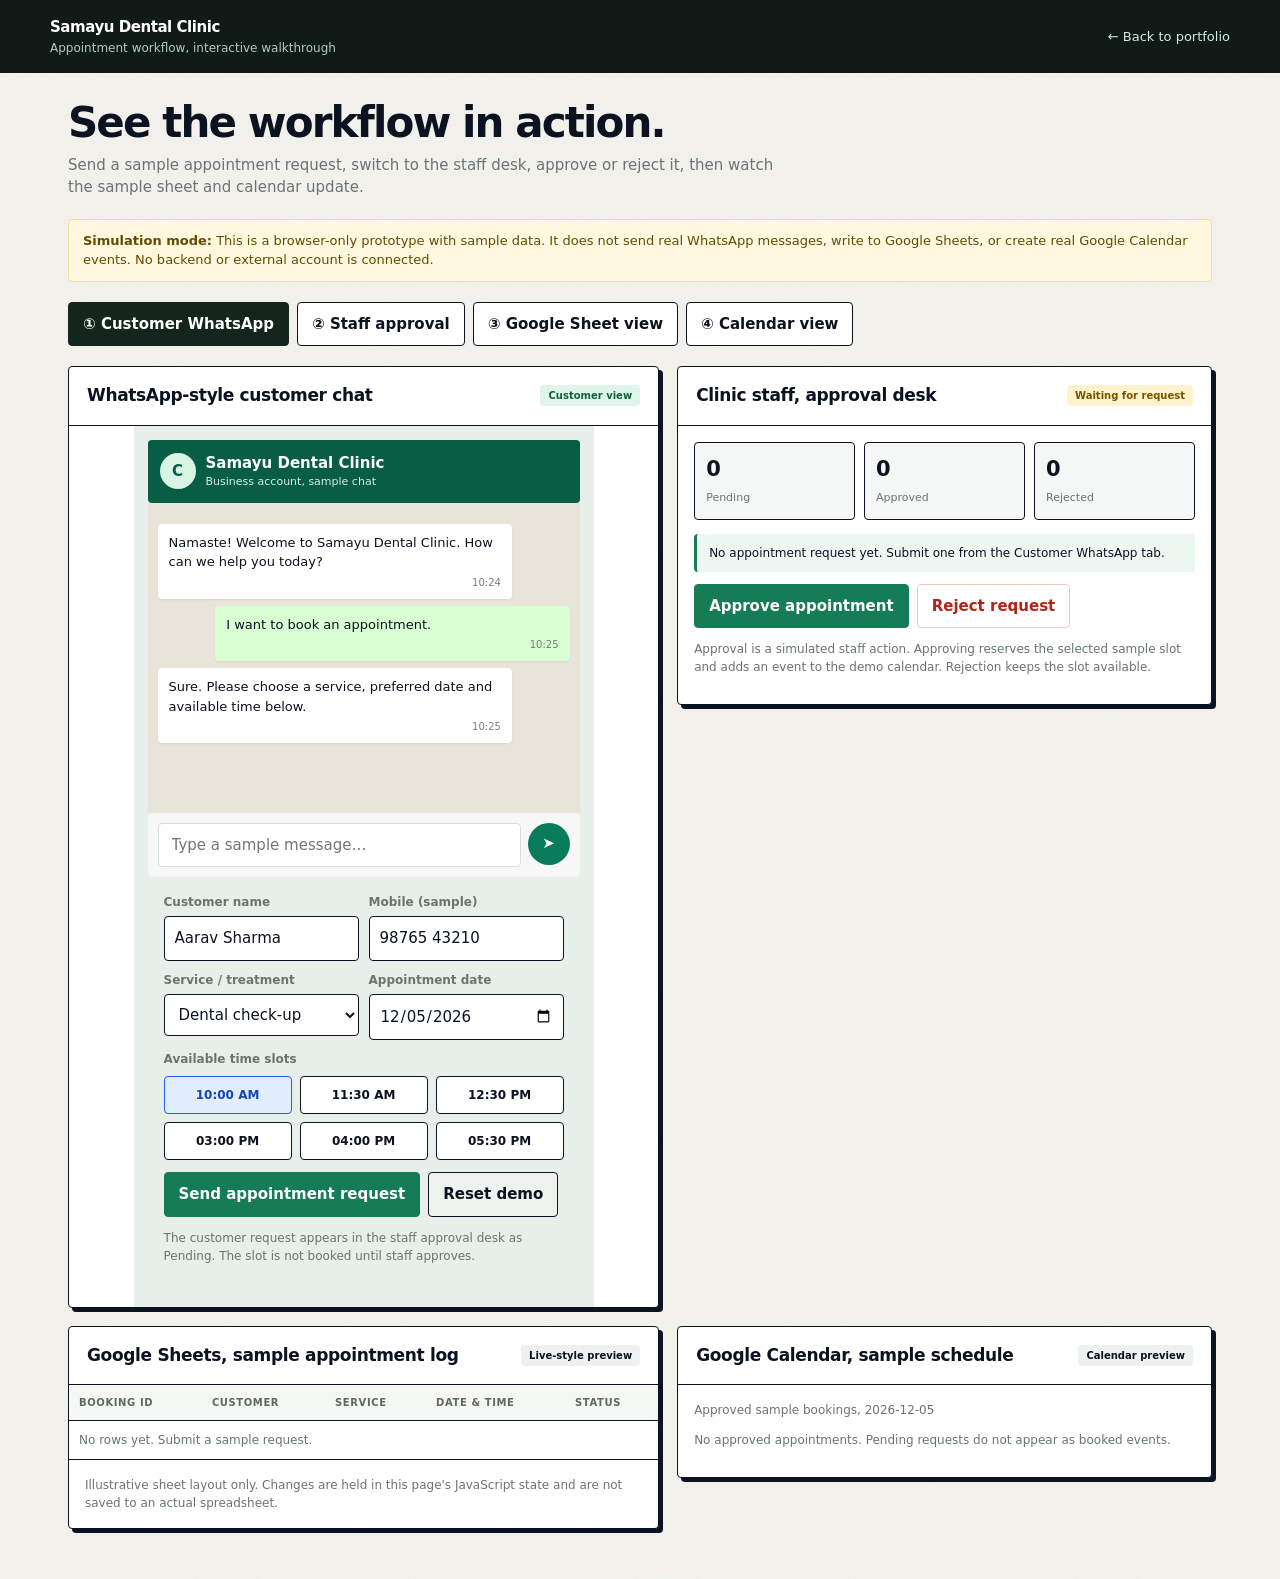
<file: dental-clinic-demo.html>
<!doctype html>
<html lang="en">
<head>
<meta charset="utf-8">
<meta name="viewport" content="width=device-width, initial-scale=1, viewport-fit=cover">
<meta name="theme-color" content="#101b17">
<title>Samayu Dental Clinic | Interactive Workflow Demo</title>
<style>
:root{--bg:#F4F3EE;--panel:#fff;--ink:#0B1220;--muted:#69756f;--line:#0B1220;--green:#167c55;--green2:#dff5e9;--blue:#245bff;--red:#b42318;--amber:#936300;--shadow:4px 4px 0 var(--line)}
*{box-sizing:border-box}body{margin:0;background:var(--bg);color:var(--ink);font:15px/1.5 Inter,system-ui,-apple-system,Segoe UI,sans-serif}
header{background:#101b17;color:#fff;padding:16px max(18px,calc((100vw - 1180px)/2));display:flex;align-items:center;justify-content:space-between;gap:12px;flex-wrap:wrap}
.brand{font-weight:800;letter-spacing:-.03em}.brand small{display:block;color:#b8c8bf;font-weight:500;letter-spacing:0;font-size:12px}
a{color:inherit}.back{color:#d8e8df;text-decoration:none;font-size:13px}
.wrap{max-width:1180px;margin:auto;padding:28px 18px 50px}
.intro{display:flex;justify-content:space-between;gap:20px;align-items:flex-end;margin-bottom:20px;flex-wrap:wrap}
h1{font-size:clamp(26px,5vw,42px);line-height:1.05;letter-spacing:-.045em;margin:0 0 9px}
.sub{color:var(--muted);max-width:720px;margin:0}
.notice{background:#fff8df;border:1px solid #f1df9d;border-radius:4px;padding:11px 14px;color:#634b00;font-size:13px;margin:18px 0}
.tabs{display:flex;gap:8px;flex-wrap:wrap;margin:20px 0}
.tab,button{border:1px solid var(--line);background:#fff;color:var(--ink);border-radius:4px;padding:10px 14px;font:inherit;font-weight:650;cursor:pointer}
.tab.active{background:#14251c;color:white;border-color:#14251c}
.grid{display:grid;grid-template-columns:minmax(0,1.05fr) minmax(300px,.95fr);gap:18px;align-items:start}
.card{background:var(--panel);border:1px solid var(--line);border-radius:4px;box-shadow:var(--shadow);overflow:hidden}
.cardhead{padding:16px 18px;border-bottom:1px solid var(--line);display:flex;justify-content:space-between;gap:10px;align-items:center}
.cardhead h2{font-size:17px;margin:0;letter-spacing:-.02em}.label{font-size:11px;font-weight:800;letter-spacing:.08em;text-transform:uppercase;color:var(--muted)}
.phone{max-width:460px;margin:auto;background:#e8eee9;padding:14px;min-height:530px}
.wahead{background:#075e45;color:white;padding:12px;border-radius:4px;display:flex;align-items:center;gap:10px}
.avatar{width:36px;height:36px;border-radius:50%;background:#d8f5e4;color:#075e45;display:grid;place-items:center;font-weight:900}
.wahead small{display:block;color:#d5eee2;font-size:11px}
.chat{height:310px;overflow:auto;padding:14px 10px;background-color:#e9e4d9;background-image:radial-gradient(#d5d0c5 .7px,transparent .7px);background-size:14px 14px}
.bubble{max-width:86%;padding:9px 11px;border-radius:4px;margin:7px 0;background:white;box-shadow:0 1px 2px #0001;font-size:13px;white-space:pre-wrap}
.bubble.me{margin-left:auto;background:#d9fdd3}.time{font-size:10px;color:#738078;text-align:right;margin-top:3px}
.composer{display:flex;gap:7px;padding:10px;background:#f7f7f7;border-radius:4px}
.composer input{min-width:0;flex:1;border:1px solid #d9dfda;border-radius:4px;padding:10px 13px;font:inherit}
.send{background:#087c5a;color:white;border:0;border-radius:50%;width:42px;height:42px;padding:0}
.controls{padding:16px}.formrow{display:grid;grid-template-columns:1fr 1fr;gap:10px}
label{display:block;font-size:12px;color:var(--muted);font-weight:700;margin-bottom:5px}
input,select{width:100%;border:1px solid var(--line);border-radius:4px;padding:10px;background:#fff;color:var(--ink);font:inherit}
.primary{background:#167c55;color:#fff;border-color:#167c55}.danger{background:#fff;color:var(--red);border-color:#f0c7c4}.soft{background:#edf2ef}
.btnrow{display:flex;gap:8px;flex-wrap:wrap;margin-top:12px}
.panelbody{padding:16px}.stats{display:grid;grid-template-columns:repeat(3,1fr);gap:9px;margin-bottom:14px}
.stat{background:#f4f7f5;border:1px solid var(--line);padding:11px;border-radius:4px}.stat b{font-size:21px;display:block}.stat span{font-size:11px;color:var(--muted)}
.tablewrap{overflow:auto}table{border-collapse:collapse;width:100%;min-width:520px;font-size:12px}th,td{text-align:left;padding:10px;border-bottom:1px solid var(--line);white-space:nowrap}th{background:#f5f7f5;color:#5d6962;font-size:10px;text-transform:uppercase;letter-spacing:.06em}
.pill{display:inline-block;border-radius:4px;padding:3px 8px;font-size:10px;font-weight:800;background:#edf1ef}.pending{background:#fff2cc;color:#765500}.approved{background:#dff5e9;color:#12603f}.rejected{background:#fde7e5;color:#a12a21}
.slotlist{display:grid;grid-template-columns:repeat(3,1fr);gap:8px;margin-top:8px}.slot{padding:9px 5px;font-size:12px}.slot.selected{background:#e0edff;border-color:#245bff;color:#1743b5}
.event{border-left:3px solid #167c55;background:#edf7f1;padding:10px 12px;margin:8px 0;border-radius:4px;font-size:12px}
.hidden{display:none!important}.small{font-size:12px;color:var(--muted)}.toast{position:fixed;bottom:18px;left:50%;transform:translateX(-50%);background:#14251c;color:white;padding:11px 16px;border-radius:4px;box-shadow:var(--shadow);z-index:10;max-width:90vw;text-align:center}
@media(max-width:820px){.grid{grid-template-columns:1fr}.phone{max-width:100%}}
@media(max-width:420px){.wrap{padding:20px 12px 36px}.formrow{grid-template-columns:1fr}.slotlist{grid-template-columns:repeat(2,1fr)}.stats{gap:6px}.stat{padding:8px}.stat b{font-size:18px}}
body{background-image:url("data:image/svg+xml;utf8,<svg xmlns='http://www.w3.org/2000/svg' width='220' height='220'><filter id='n'><feTurbulence type='fractalNoise' baseFrequency='.85' numOctaves='2' stitchTiles='stitch'/><feColorMatrix type='saturate' values='0'/><feComponentTransfer><feFuncA type='linear' slope='.10'/></feComponentTransfer></filter><rect width='100%' height='100%' filter='url(%23n)'/></svg>")}
</style>
</head>
<body>
<header><div class="brand">Samayu Dental Clinic <small>Appointment workflow, interactive walkthrough</small></div><a class="back" href="index.html">← Back to portfolio</a></header>
<main class="wrap">
<div class="intro"><div><h1>See the workflow in action.</h1><p class="sub">Send a sample appointment request, switch to the staff desk, approve or reject it, then watch the sample sheet and calendar update.</p></div></div>
<div class="notice"><b>Simulation mode:</b> This is a browser-only prototype with sample data. It does not send real WhatsApp messages, write to Google Sheets, or create real Google Calendar events. No backend or external account is connected.</div>
<div class="tabs">
<button class="tab active" data-tab="customer">① Customer WhatsApp</button>
<button class="tab" data-tab="staff">② Staff approval</button>
<button class="tab" data-tab="sheet">③ Google Sheet view</button>
<button class="tab" data-tab="calendar">④ Calendar view</button>
</div>
<div class="grid">
<section class="card" id="customer">
<div class="cardhead"><h2>WhatsApp-style customer chat</h2><span class="pill approved">Customer view</span></div>
<div class="phone">
<div class="wahead"><div class="avatar">C</div><div><b>Samayu Dental Clinic</b><small>Business account, sample chat</small></div></div>
<div class="chat" id="chat" aria-live="polite">
<div class="bubble">Namaste! Welcome to Samayu Dental Clinic. How can we help you today?<div class="time">10:24</div></div>
<div class="bubble me">I want to book an appointment.<div class="time">10:25</div></div>
<div class="bubble">Sure. Please choose a service, preferred date and available time below.<div class="time">10:25</div></div>
</div>
<div class="composer"><input id="message" placeholder="Type a sample message…" aria-label="Type a sample message"><button class="send" id="send">➤</button></div>
<div class="controls">
<div class="formrow"><div><label for="customerName">Customer name</label><input id="customerName" value="Aarav Sharma"></div><div><label for="phoneNo">Mobile (sample)</label><input id="phoneNo" value="98765 43210"></div>
<div><label for="service">Service / treatment</label><select id="service"><option>Dental check-up</option><option>Root canal consultation</option><option>Tooth pain consultation</option><option>Cleaning / scaling</option></select></div><div><label for="date">Appointment date</label><input id="date" type="date"></div></div>
<label style="margin-top:10px">Available time slots</label><div class="slotlist" id="slots"></div>
<div class="btnrow"><button class="primary" id="request">Send appointment request</button><button class="soft" id="reset">Reset demo</button></div>
<p class="small">The customer request appears in the staff approval desk as Pending. The slot is not booked until staff approves.</p>
</div></div>
</section>
<section class="card" id="staff">
<div class="cardhead"><h2>Clinic staff, approval desk</h2><span class="pill pending" id="staffStatus">Waiting for request</span></div>
<div class="panelbody">
<div class="stats"><div class="stat"><b id="pendingCount">0</b><span>Pending</span></div><div class="stat"><b id="approvedCount">0</b><span>Approved</span></div><div class="stat"><b id="rejectedCount">0</b><span>Rejected</span></div></div>
<div id="requestCard" class="event">No appointment request yet. Submit one from the Customer WhatsApp tab.</div>
<div class="btnrow"><button class="primary" id="approve" disabled>Approve appointment</button><button class="danger" id="reject" disabled>Reject request</button></div>
<p class="small">Approval is a simulated staff action. Approving reserves the selected sample slot and adds an event to the demo calendar. Rejection keeps the slot available.</p>
</div></section>
<section class="card" id="sheet">
<div class="cardhead"><h2>Google Sheets, sample appointment log</h2><span class="pill">Live-style preview</span></div>
<div class="tablewrap"><table><thead><tr><th>Booking ID</th><th>Customer</th><th>Service</th><th>Date & time</th><th>Status</th></tr></thead><tbody id="sheetRows"><tr><td colspan="5" class="small">No rows yet. Submit a sample request.</td></tr></tbody></table></div>
<div class="panelbody small">Illustrative sheet layout only. Changes are held in this page's JavaScript state and are not saved to an actual spreadsheet.</div>
</section>
<section class="card" id="calendar">
<div class="cardhead"><h2>Google Calendar, sample schedule</h2><span class="pill">Calendar preview</span></div>
<div class="panelbody"><div class="small" id="calendarDate">Selected date</div><div id="calendarEvents"><p class="small">No approved appointments. Pending requests do not appear as booked events.</p></div></div>
</section>
</div>
</main>
<div class="toast hidden" id="toast" role="status"></div>
<script>
(function(){
const $=id=>document.getElementById(id);
const slots=['10:00 AM','11:30 AM','12:30 PM','03:00 PM','04:00 PM','05:30 PM'];
let selected=slots[0],requests=[],events=[],activeId=null,seq=1;
const today=new Date();today.setDate(today.getDate()+1);
$('date').value=today.toISOString().slice(0,10);$('date').min=new Date().toISOString().slice(0,10);
function toast(t){$('toast').textContent=t;$('toast').classList.remove('hidden');setTimeout(()=>$('toast').classList.add('hidden'),2300)}
function addBubble(text,me=false){const b=document.createElement('div');b.className='bubble'+(me?' me':'');b.textContent=text;const tm=document.createElement('div');tm.className='time';tm.textContent=new Date().toLocaleTimeString([],{hour:'2-digit',minute:'2-digit'});b.appendChild(tm);$('chat').appendChild(b);$('chat').scrollTop=$('chat').scrollHeight}
function reserved(date,slot){return events.some(e=>e.date===date&&e.slot===slot)}
function renderSlots(){const date=$('date').value;$('slots').innerHTML='';slots.forEach(s=>{const b=document.createElement('button');b.className='slot'+(selected===s?' selected':'');b.textContent=s+(reserved(date,s)?', Booked':'');b.disabled=reserved(date,s);b.onclick=()=>{selected=s;renderSlots()};$('slots').appendChild(b)})}
function counts(){const p=requests.filter(x=>x.status==='Pending').length,a=requests.filter(x=>x.status==='Approved').length,r=requests.filter(x=>x.status==='Rejected').length;$('pendingCount').textContent=p;$('approvedCount').textContent=a;$('rejectedCount').textContent=r}
function render(){
counts();const req=requests.find(x=>x.id===activeId);
$('staffStatus').textContent=req?req.status:'Waiting for request';$('staffStatus').className='pill '+(req?req.status.toLowerCase():'pending');
$('requestCard').textContent=req?`#${req.id}, ${req.name}, ${req.phone}\n${req.service}, ${req.date} at ${req.slot}\nStatus: ${req.status}`:'No appointment request yet. Submit one from the Customer WhatsApp tab.';
$('approve').disabled=!req||req.status!=='Pending';$('reject').disabled=!req||req.status!=='Pending';
$('sheetRows').innerHTML=requests.length?requests.map(x=>`<tr><td>${x.id}</td><td>${escapeHtml(x.name)}</td><td>${escapeHtml(x.service)}</td><td>${x.date}, ${x.slot}</td><td><span class="pill ${x.status.toLowerCase()}">${x.status}</span></td></tr>`).join(''):'<tr><td colspan="5" class="small">No rows yet. Submit a sample request.</td></tr>';
$('calendarDate').textContent='Approved sample bookings, '+$('date').value;
$('calendarEvents').innerHTML=events.length?events.map(e=>`<div class="event"><b>${e.slot}</b>, ${escapeHtml(e.name)}<br>${escapeHtml(e.service)}, ${e.date}<br><span class="pill approved">Confirmed</span></div>`).join(''):'<p class="small">No approved appointments. Pending requests do not appear as booked events.</p>';
renderSlots()
}
function escapeHtml(s){return String(s).replace(/[&<>"']/g,c=>({'&':'&amp;','<':'&lt;','>':'&gt;','"':'&quot;',"'":'&#39;'}[c]))}
$('send').onclick=()=>{const m=$('message').value.trim();if(!m)return;addBubble(m,true);$('message').value='';addBubble('Thanks. This is a sample interactive chat. Use the appointment form below to send a structured booking request.')};
$('message').addEventListener('keydown',e=>{if(e.key==='Enter')$('send').click()});
$('date').onchange=renderSlots;
$('request').onclick=()=>{
const name=$('customerName').value.trim(),phone=$('phoneNo').value.trim(),date=$('date').value,service=$('service').value;
if(!name||!phone||!date){toast('Please complete name, mobile and date.');return}
if(reserved(date,selected)){toast('This slot is already booked. Choose another.');renderSlots();return}
if(requests.some(x=>x.status==='Pending'&&x.date===date&&x.slot===selected)){toast('A request is already pending for this slot.');return}
const id='BK-'+String(seq++).padStart(4,'0');const req={id,name,phone,date,service,slot:selected,status:'Pending'};requests.push(req);activeId=id;
addBubble(`Appointment request sent:\n${service}\n${date}, ${selected}\nName: ${name}\nStatus: Pending approval.` ,true);
addBubble('Your request has been sent to the clinic team. The appointment is not confirmed until staff approval.');
render();toast('Request added to staff approval desk.');
document.querySelector('[data-tab="staff"]').click()
};
$('approve').onclick=()=>{const req=requests.find(x=>x.id===activeId);if(!req||req.status!=='Pending')return;if(reserved(req.date,req.slot)){toast('Slot conflict detected. Select another time.');return}req.status='Approved';events.push({...req});addBubble(`Good news! Your appointment for ${req.service} on ${req.date} at ${req.slot} is confirmed.`);render();toast('Approved, sample sheet and calendar updated.')};
$('reject').onclick=()=>{const req=requests.find(x=>x.id===activeId);if(!req||req.status!=='Pending')return;req.status='Rejected';addBubble('The clinic could not approve this requested slot. Please choose another time or contact the clinic.');render();toast('Request rejected. Slot remains available.')};
$('reset').onclick=()=>{requests=[];events=[];activeId=null;seq=1;$('chat').innerHTML='';addBubble('Namaste! Welcome to Samayu Dental Clinic. How can we help you today?');render();toast('Demo reset.')};
document.querySelectorAll('[data-tab]').forEach(b=>b.onclick=()=>{document.querySelectorAll('[data-tab]').forEach(x=>x.classList.toggle('active',x===b));['customer','staff','sheet','calendar'].forEach(id=>$(id).classList.toggle('hidden',id!==b.dataset.tab))});
render();
})();
</script>
</body></html>
</file>
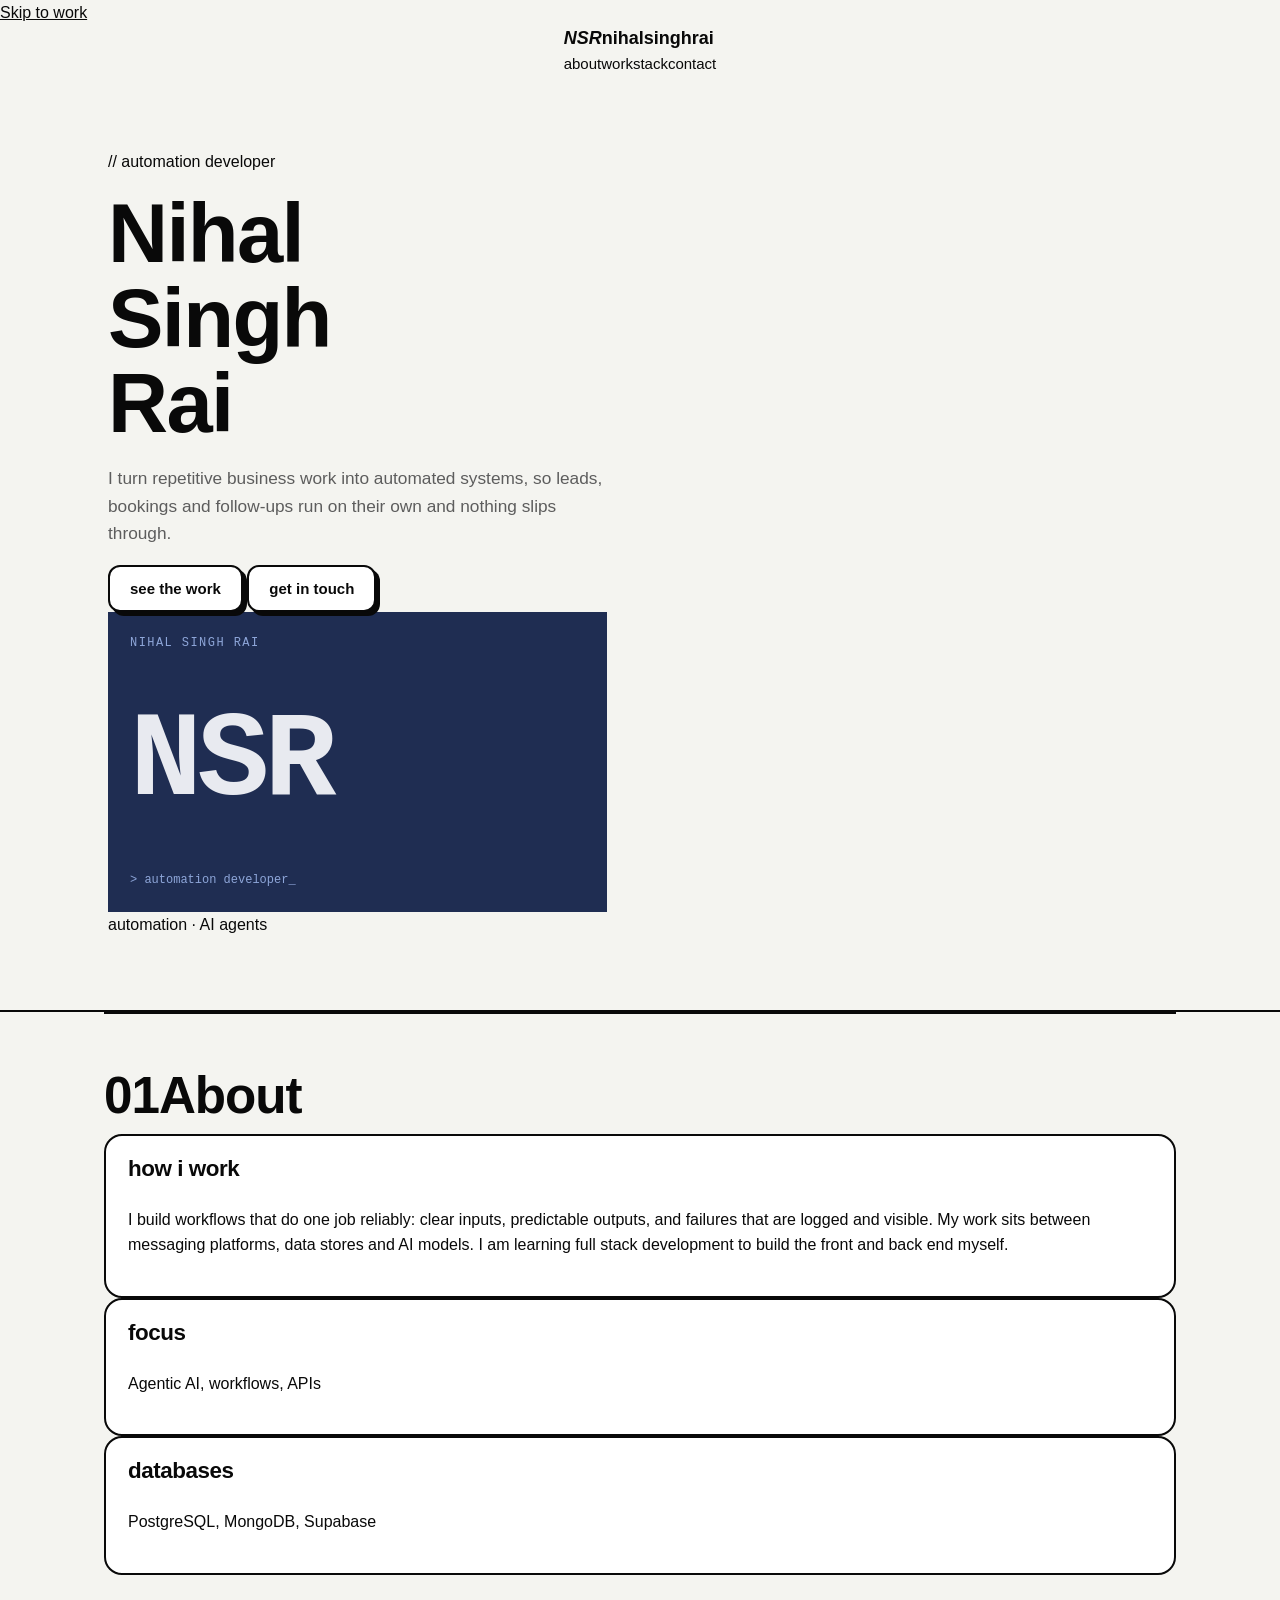
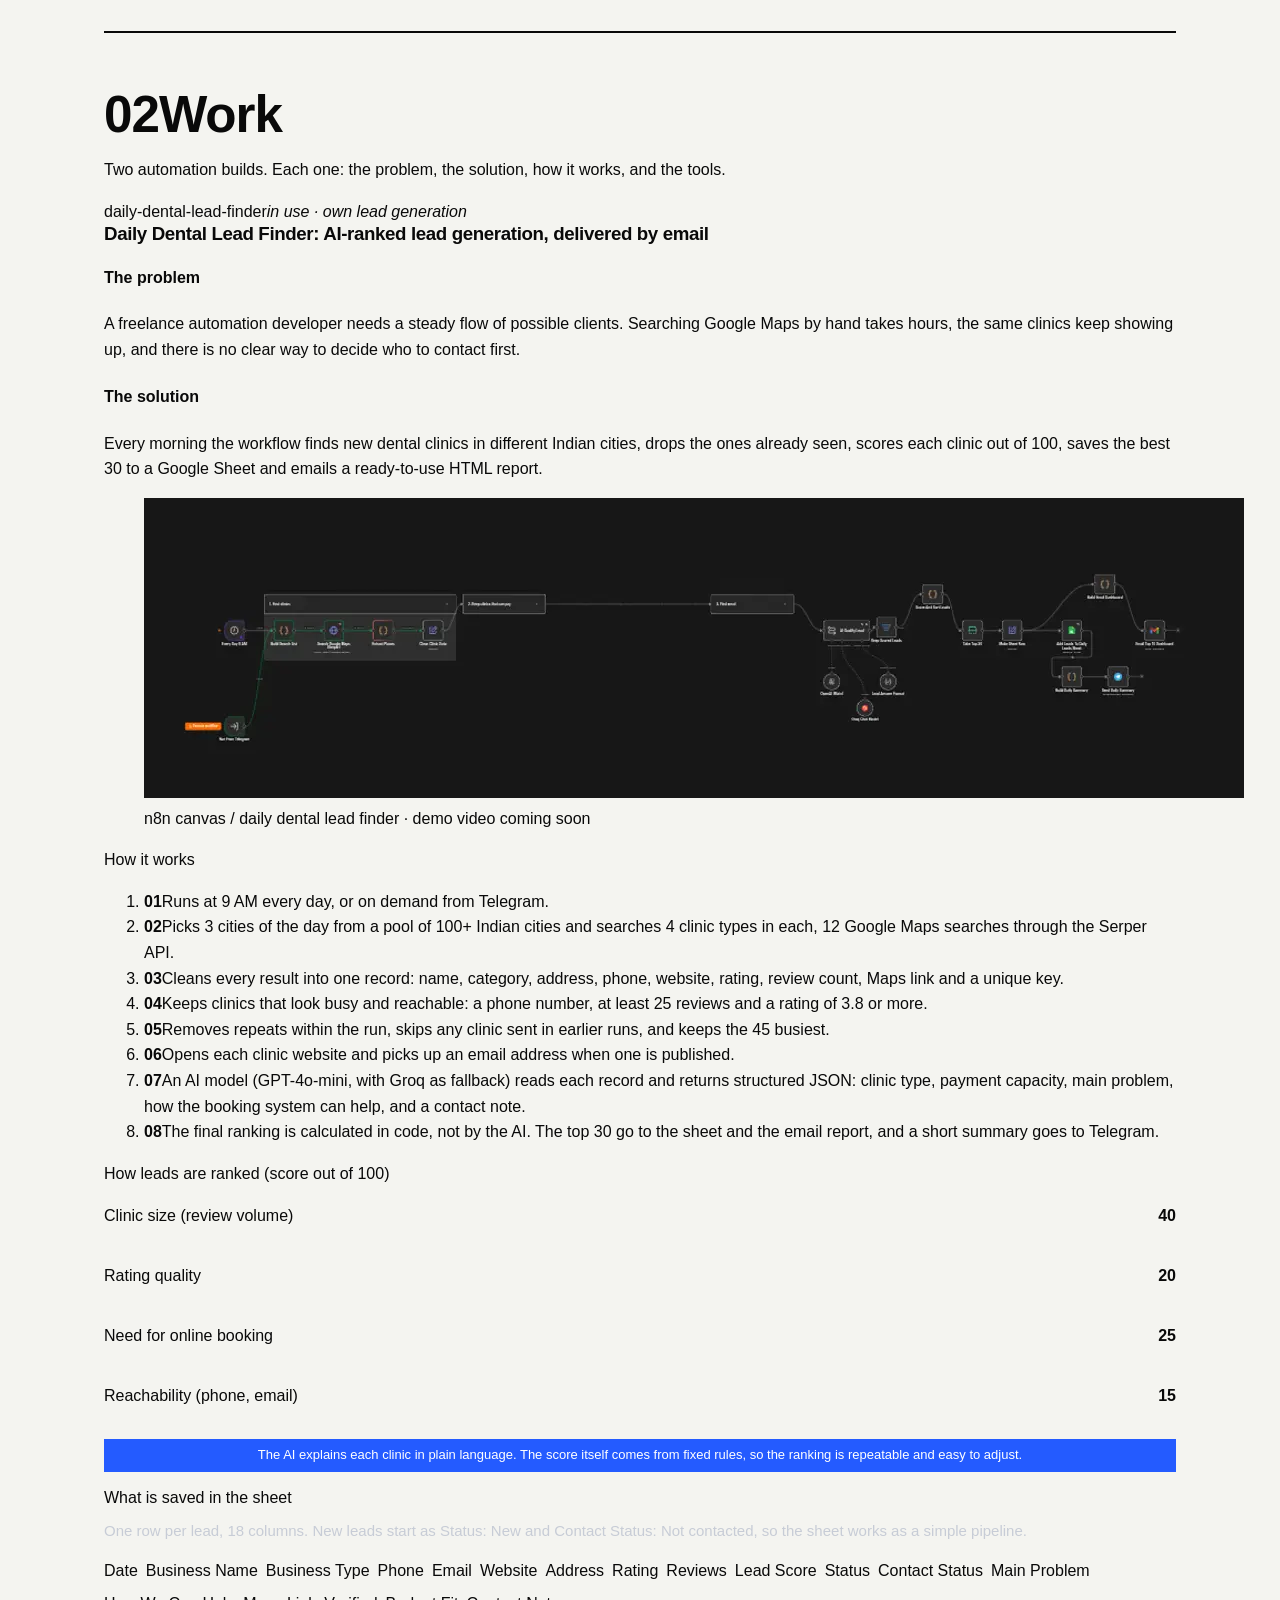
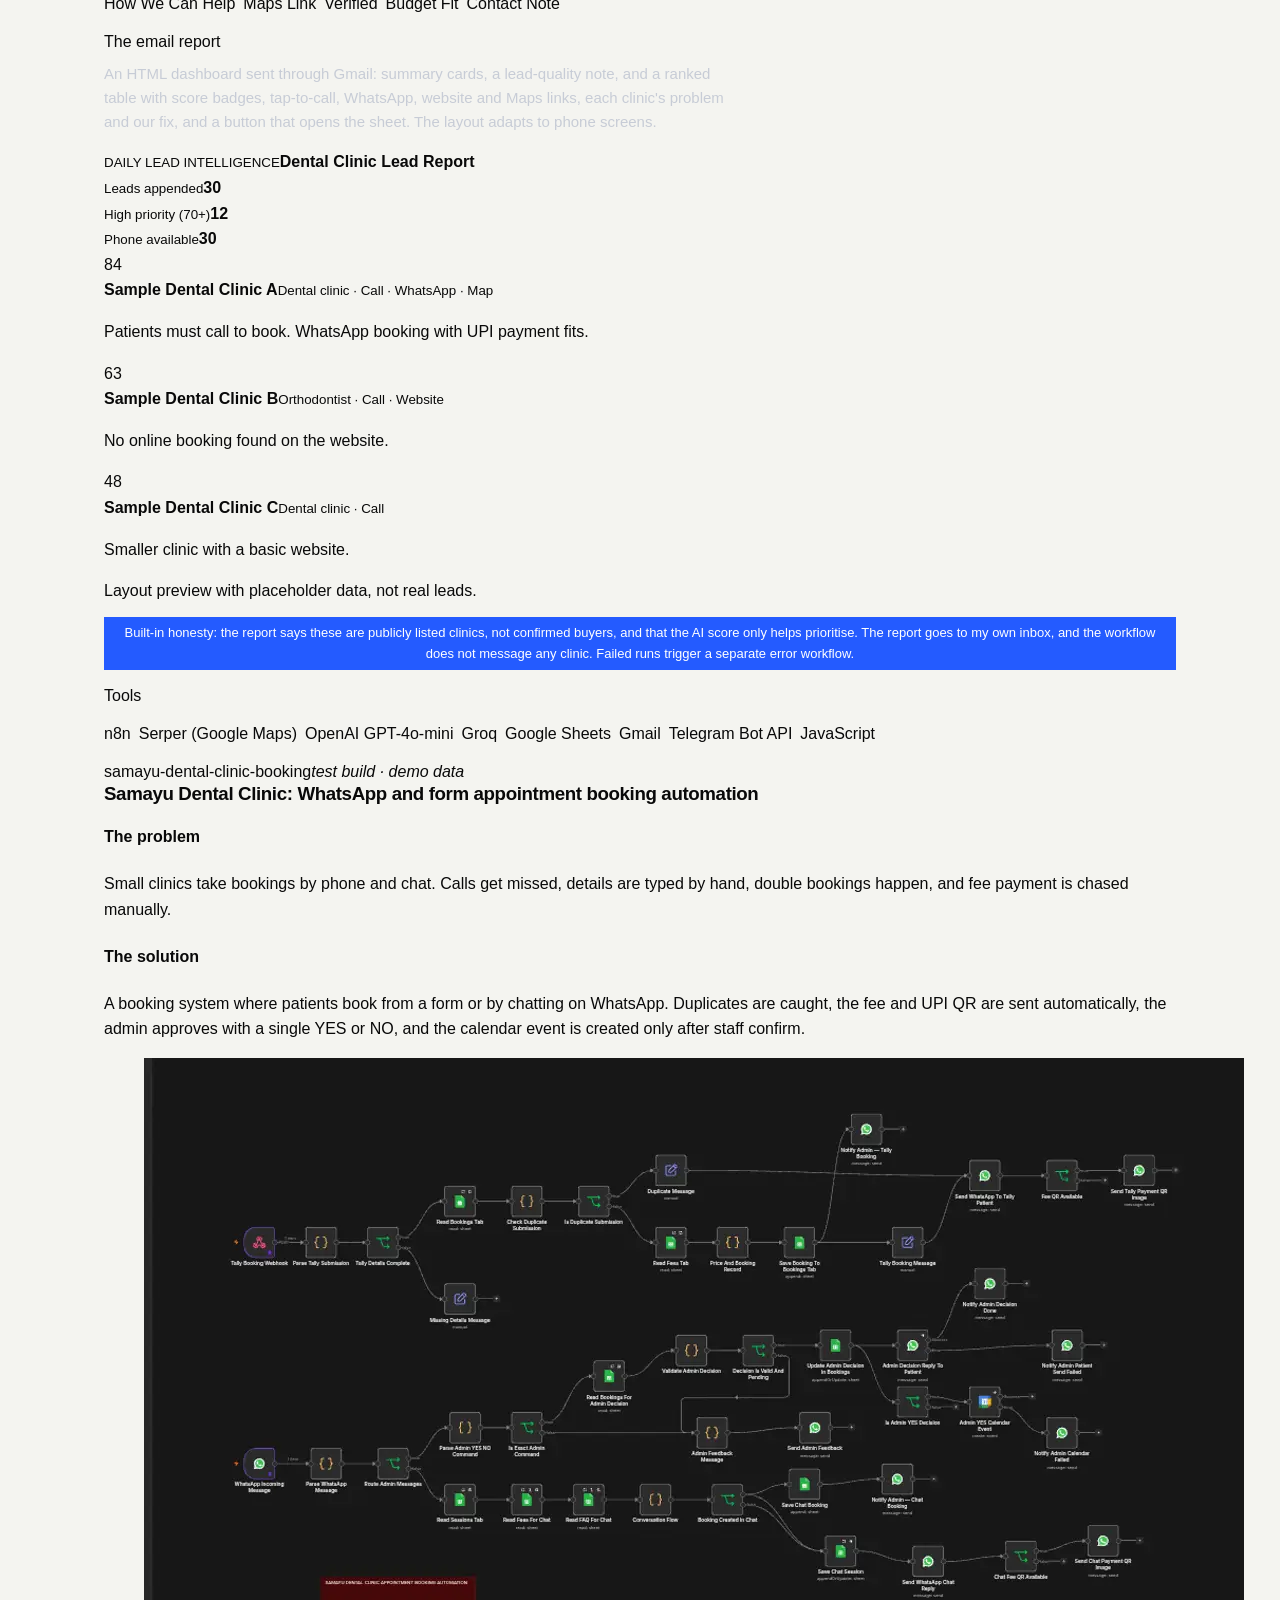
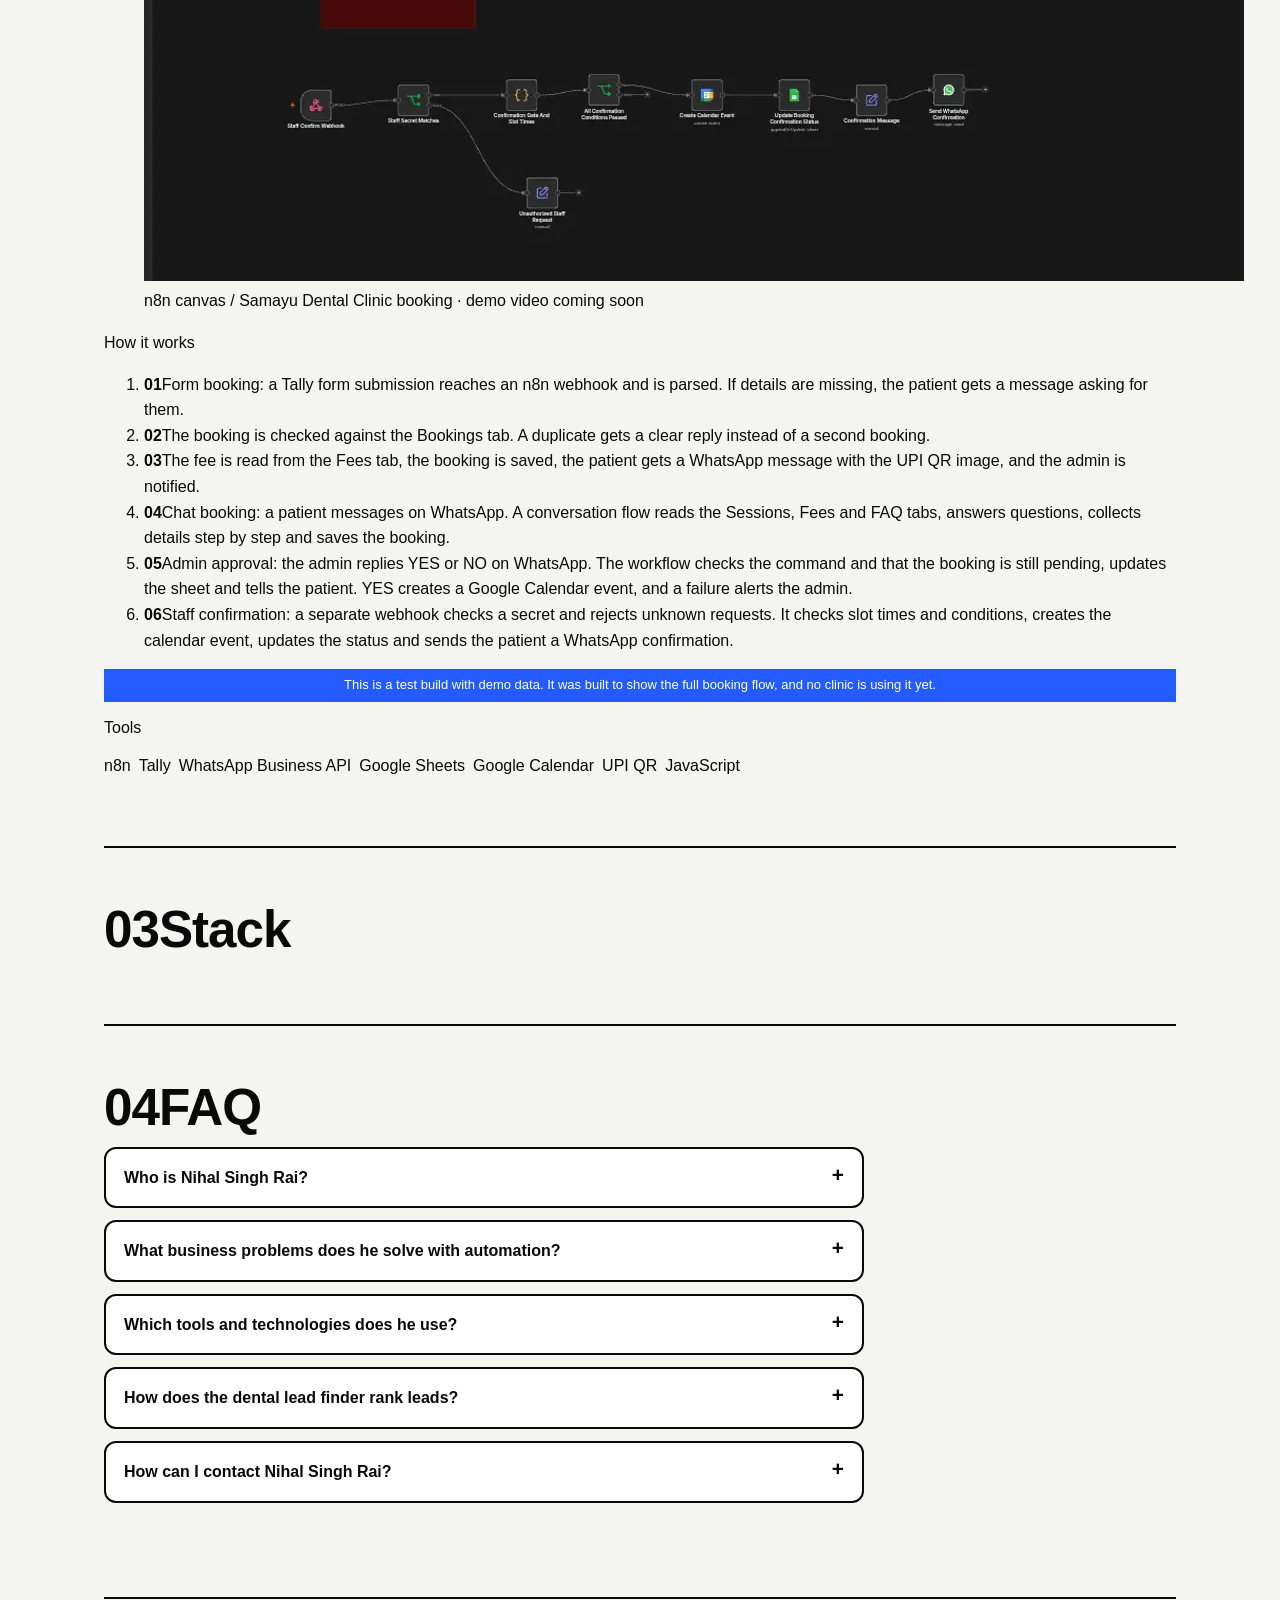
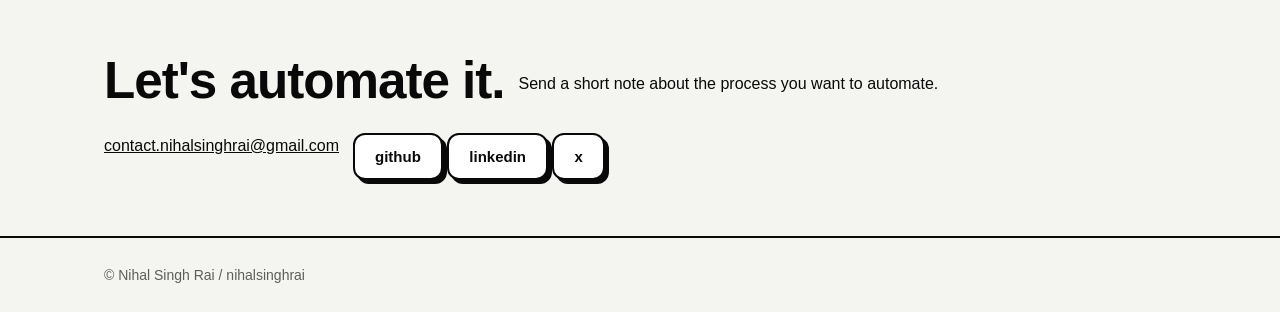
<file: index-1.html>
<!DOCTYPE html>
<html lang="en">
<head>
<meta charset="UTF-8" />
<meta name="viewport" content="width=device-width, initial-scale=1, viewport-fit=cover" />
<title>Nihal Singh Rai (nihalsinghrai) | Automation Developer in India</title>
<meta name="description" content="Nihal Singh Rai (nihalsinghrai) is an automation developer in India. Case studies: a daily dental lead finder with AI ranking and an appointment booking automation." />
<link rel="canonical" href="https://nihalsinghrai.github.io/" />
<meta property="og:title" content="Nihal Singh Rai | Automation Developer" />
<meta property="og:description" content="Automation systems for lead generation, booking and business workflows." />
<meta property="og:type" content="website" />
<script type="application/ld+json">[{"@context": "https://schema.org", "@type": "Person", "name": "Nihal Singh Rai", "alternateName": "nihalsinghrai", "jobTitle": "Automation Developer", "url": "https://nihalsinghrai.github.io/", "email": "contact.nihalsinghrai@gmail.com", "knowsAbout": ["Business process automation", "n8n", "AI agents", "Lead generation automation", "PostgreSQL", "MongoDB", "Supabase"], "sameAs": ["https://github.com/nihalsinghrai", "https://www.linkedin.com/in/nihalsinghrai", "https://x.com/NIHALSINGHRAI_"]}, {"@context": "https://schema.org", "@type": "FAQPage", "mainEntity": [{"@type": "Question", "name": "Who is Nihal Singh Rai?", "acceptedAnswer": {"@type": "Answer", "text": "Nihal Singh Rai (nihalsinghrai) is an automation developer in India. He builds systems that handle repetitive business work, such as finding and ranking leads, taking bookings and routing approvals, and he is learning full stack web development."}}, {"@type": "Question", "name": "What business problems does he solve with automation?", "acceptedAnswer": {"@type": "Answer", "text": "Manual lead research, missed or duplicate bookings, slow follow-ups and scattered records. He replaces them with workflows that run on a schedule or on demand, keep records in Google Sheets or a database, and ask a person to decide only when a decision is needed."}}, {"@type": "Question", "name": "Which tools and technologies does he use?", "acceptedAnswer": {"@type": "Answer", "text": "n8n for workflow automation, Python and JavaScript, PostgreSQL, MongoDB and Supabase for data, REST APIs, WhatsApp Business API, Telegram Bot API, Google Workspace APIs, and AI models from OpenAI, Groq and Gemini."}}, {"@type": "Question", "name": "How does the dental lead finder rank leads?", "acceptedAnswer": {"@type": "Answer", "text": "Each clinic is scored out of 100 in code: review volume (up to 40), rating (up to 20), need for online booking (up to 25) and reachability by phone or email (up to 15). The top 30 are saved to a Google Sheet and emailed as an HTML report every day."}}, {"@type": "Question", "name": "How can I contact Nihal Singh Rai?", "acceptedAnswer": {"@type": "Answer", "text": "Email contact.nihalsinghrai@gmail.com, or reach him on LinkedIn (linkedin.com/in/nihalsinghrai), GitHub (github.com/nihalsinghrai) or X (@NIHALSINGHRAI_)."}}]}]</script>
<meta http-equiv="Content-Security-Policy" content="default-src 'self'; script-src 'self'; style-src 'self' 'unsafe-inline' https://fonts.googleapis.com; font-src https://fonts.gstatic.com; img-src 'self' data:; media-src 'self'; connect-src 'none'; object-src 'none'; base-uri 'self'; form-action 'none'" />
<meta name="referrer" content="strict-origin-when-cross-origin" />
<meta name="robots" content="index, follow, max-image-preview:large" />
<meta name="author" content="Nihal Singh Rai" />
<meta property="og:url" content="https://nihalsinghrai.github.io/" />
<meta property="og:image" content="https://nihalsinghrai.github.io/og-image.png" />
<meta name="twitter:card" content="summary_large_image" />
<link rel="icon" href="favicon.svg" type="image/svg+xml" />
<link rel="preconnect" href="https://fonts.googleapis.com" /><link rel="preconnect" href="https://fonts.gstatic.com" crossorigin />
<meta name="theme-color" content="#0c0d11" />
<link href="https://fonts.googleapis.com/css2?family=Space+Grotesk:wght@500;700&family=JetBrains+Mono:wght@400;500;700&display=swap" rel="stylesheet" />
<link rel="stylesheet" href="style.css" />
</head>
<body>
<a class="skip" href="#work">Skip to work</a>
<div class="sh s1" data-p=".12"></div><div class="sh s2" data-p="-.08"></div><div class="sh s3" data-p=".2"></div>

<nav><div class="wrap">
  <a class="logo" href="#top"><i>NSR</i>nihalsinghrai</a>
  <div class="l"><a class="x" href="#about">about</a><a class="x2" href="#work">work</a><a class="x2" href="#stack">stack</a><a href="#contact">contact</a></div>
</div></nav>

<header class="hero" id="top"><div class="wrap hg">
  <div>
    <span class="stk">// automation developer</span>
    <h1>Nihal<br>Singh<br>Rai</h1>
    <p class="lead">I turn repetitive business work into automated systems, so leads, bookings and follow-ups run on their own and nothing slips through.</p>
    <div class="btns">
      <a class="btn p hs lift" href="#work">see the work</a>
      <a class="btn hs lift" href="#contact">get in touch</a>
    </div>
  </div>
  <div class="phw">
    <div class="ph hs" style="background:#1f2d52"><div role="img" aria-label="NSR monogram" style="display:flex;flex-direction:column;justify-content:space-between;min-height:300px;padding:22px;background:#1f2d52;color:#e8eaf0;font-family:'JetBrains Mono',ui-monospace,monospace"><span style="font-size:12px;letter-spacing:.12em;color:#8ea6d9">NIHAL SINGH RAI</span><span style="font-size:clamp(72px,24vw,120px);font-weight:700;line-height:.9;letter-spacing:-.04em">NSR</span><span style="font-size:12px;color:#8ea6d9">&gt; automation developer_</span></div></div>
    <span class="stk">automation · AI agents</span>
  </div>
</div></header>

<div class="band" aria-hidden="true"><div class="trk" id="tk"></div></div>

<main class="wrap">
<section class="sec rv" id="about">
  <h2><b>01</b>About</h2>
  <div class="bento">
    <div class="card paper hs"><h3>how i work</h3><p>I build workflows that do one job reliably: clear inputs, predictable outputs, and failures that are logged and visible. My work sits between messaging platforms, data stores and AI models. I am learning full stack development to build the front and back end myself.</p></div>
    <div class="card hs"><h3>focus</h3><p class="big">Agentic AI, workflows, APIs</p></div>
    <div class="card blue hs"><h3>databases</h3><p class="big">PostgreSQL, MongoDB, Supabase</p></div>
  </div>
</section>

<section class="sec" id="work">
  <h2 class="rv"><b>02</b>Work</h2>
  <p class="intro rv">Two automation builds. Each one: the problem, the solution, how it works, and the tools.</p>

  <article class="cs hs rv" id="lead-finder">
    <div class="pjh"><span>daily-dental-lead-finder</span><em>in use · own lead generation</em></div>
    <div class="meta">
      <h3 class="ct">Daily Dental Lead Finder: AI-ranked lead generation, delivered by email</h3>
      <div class="two">
        <div class="pb"><h4>The problem</h4><p>A freelance automation developer needs a steady flow of possible clients. Searching Google Maps by hand takes hours, the same clinics keep showing up, and there is no clear way to decide who to contact first.</p></div>
        <div class="pb"><h4>The solution</h4><p>Every morning the workflow finds new dental clinics in different Indian cities, drops the ones already seen, scores each clinic out of 100, saves the best 30 to a Google Sheet and emails a ready-to-use HTML report.</p></div>
      </div>
      <figure><img src="lead-finder.webp" width="1100" height="300" alt="n8n canvas of the daily dental lead finder workflow" loading="lazy" decoding="async" /><figcaption>n8n canvas / daily dental lead finder · demo video coming soon</figcaption></figure>
      <!-- DEMO VIDEO: replace the <figure> above with <video controls playsinline poster="" src="lead-finder-demo.mp4"></video> -->
      <div class="sb">How it works</div>
      <ol><li><b>01</b><span>Runs at 9 AM every day, or on demand from Telegram.</span></li><li><b>02</b><span>Picks 3 cities of the day from a pool of 100+ Indian cities and searches 4 clinic types in each, 12 Google Maps searches through the Serper API.</span></li><li><b>03</b><span>Cleans every result into one record: name, category, address, phone, website, rating, review count, Maps link and a unique key.</span></li><li><b>04</b><span>Keeps clinics that look busy and reachable: a phone number, at least 25 reviews and a rating of 3.8 or more.</span></li><li><b>05</b><span>Removes repeats within the run, skips any clinic sent in earlier runs, and keeps the 45 busiest.</span></li><li><b>06</b><span>Opens each clinic website and picks up an email address when one is published.</span></li><li><b>07</b><span>An AI model (GPT-4o-mini, with Groq as fallback) reads each record and returns structured JSON: clinic type, payment capacity, main problem, how the booking system can help, and a contact note.</span></li><li><b>08</b><span>The final ranking is calculated in code, not by the AI. The top 30 go to the sheet and the email report, and a short summary goes to Telegram.</span></li></ol>
      <div class="sb">How leads are ranked (score out of 100)</div>
      <div class="bar"><span>Clinic size (review volume)</span><i><s style="width:40%"></s></i><b>40</b></div><div class="bar"><span>Rating quality</span><i><s style="width:20%"></s></i><b>20</b></div><div class="bar"><span>Need for online booking</span><i><s style="width:25%"></s></i><b>25</b></div><div class="bar"><span>Reachability (phone, email)</span><i><s style="width:15%"></s></i><b>15</b></div>
      <p class="note">The AI explains each clinic in plain language. The score itself comes from fixed rules, so the ranking is repeatable and easy to adjust.</p>
      <div class="sb">What is saved in the sheet</div>
      <p style="margin-top:8px;color:#c7ccd6;font-size:15px">One row per lead, 18 columns. New leads start as Status: New and Contact Status: Not contacted, so the sheet works as a simple pipeline.</p>
      <div class="chips"><span class="chip">Date</span><span class="chip">Business Name</span><span class="chip">Business Type</span><span class="chip">Phone</span><span class="chip">Email</span><span class="chip">Website</span><span class="chip">Address</span><span class="chip">Rating</span><span class="chip">Reviews</span><span class="chip">Lead Score</span><span class="chip">Status</span><span class="chip">Contact Status</span><span class="chip">Main Problem</span><span class="chip">How We Can Help</span><span class="chip">Maps Link</span><span class="chip">Verified</span><span class="chip">Budget Fit</span><span class="chip">Contact Note</span></div>
      <div class="sb">The email report</div>
      <p style="margin-top:8px;color:#c7ccd6;font-size:15px;max-width:640px">An HTML dashboard sent through Gmail: summary cards, a lead-quality note, and a ranked table with score badges, tap-to-call, WhatsApp, website and Maps links, each clinic's problem and our fix, and a button that opens the sheet. The layout adapts to phone screens.</p>
      <div class="mail"><div class="mh"><small>DAILY LEAD INTELLIGENCE</small><b>Dental Clinic Lead Report</b></div><div class="ms"><div><small>Leads appended</small><b>30</b></div><div><small>High priority (70+)</small><b>12</b></div><div><small>Phone available</small><b>30</b></div></div><div class="mr"><span class="sc g">84</span><div><b>Sample Dental Clinic A</b><small>Dental clinic · Call · WhatsApp · Map</small><p>Patients must call to book. WhatsApp booking with UPI payment fits.</p></div></div><div class="mr"><span class="sc a">63</span><div><b>Sample Dental Clinic B</b><small>Orthodontist · Call · Website</small><p>No online booking found on the website.</p></div></div><div class="mr"><span class="sc n">48</span><div><b>Sample Dental Clinic C</b><small>Dental clinic · Call</small><p>Smaller clinic with a basic website.</p></div></div><div class="mn">Layout preview with placeholder data, not real leads.</div></div>
      <p class="note">Built-in honesty: the report says these are publicly listed clinics, not confirmed buyers, and that the AI score only helps prioritise. The report goes to my own inbox, and the workflow does not message any clinic. Failed runs trigger a separate error workflow.</p>
      <div class="sb">Tools</div>
      <div class="chips"><span class="chip">n8n</span><span class="chip">Serper (Google Maps)</span><span class="chip">OpenAI GPT-4o-mini</span><span class="chip">Groq</span><span class="chip">Google Sheets</span><span class="chip">Gmail</span><span class="chip">Telegram Bot API</span><span class="chip">JavaScript</span></div>
    </div>
  </article>

  <article class="cs hs rv" id="samayu-dental">
    <div class="pjh"><span>samayu-dental-clinic-booking</span><em>test build · demo data</em></div>
    <div class="meta">
      <h3 class="ct">Samayu Dental Clinic: WhatsApp and form appointment booking automation</h3>
      <div class="two">
        <div class="pb"><h4>The problem</h4><p>Small clinics take bookings by phone and chat. Calls get missed, details are typed by hand, double bookings happen, and fee payment is chased manually.</p></div>
        <div class="pb"><h4>The solution</h4><p>A booking system where patients book from a form or by chatting on WhatsApp. Duplicates are caught, the fee and UPI QR are sent automatically, the admin approves with a single YES or NO, and the calendar event is created only after staff confirm.</p></div>
      </div>
      <figure><img src="samayu-booking.webp" width="1100" height="823" alt="n8n canvas of the Samayu Dental Clinic booking automation" loading="lazy" decoding="async" /><figcaption>n8n canvas / Samayu Dental Clinic booking · demo video coming soon</figcaption></figure>
      <!-- DEMO VIDEO: replace the <figure> above with <video controls playsinline poster="" src="samayu-demo.mp4"></video> -->
      <div class="sb">How it works</div>
      <ol><li><b>01</b><span>Form booking: a Tally form submission reaches an n8n webhook and is parsed. If details are missing, the patient gets a message asking for them.</span></li><li><b>02</b><span>The booking is checked against the Bookings tab. A duplicate gets a clear reply instead of a second booking.</span></li><li><b>03</b><span>The fee is read from the Fees tab, the booking is saved, the patient gets a WhatsApp message with the UPI QR image, and the admin is notified.</span></li><li><b>04</b><span>Chat booking: a patient messages on WhatsApp. A conversation flow reads the Sessions, Fees and FAQ tabs, answers questions, collects details step by step and saves the booking.</span></li><li><b>05</b><span>Admin approval: the admin replies YES or NO on WhatsApp. The workflow checks the command and that the booking is still pending, updates the sheet and tells the patient. YES creates a Google Calendar event, and a failure alerts the admin.</span></li><li><b>06</b><span>Staff confirmation: a separate webhook checks a secret and rejects unknown requests. It checks slot times and conditions, creates the calendar event, updates the status and sends the patient a WhatsApp confirmation.</span></li></ol>
      <p class="note">This is a test build with demo data. It was built to show the full booking flow, and no clinic is using it yet.</p>
      <div class="sb">Tools</div>
      <div class="chips"><span class="chip">n8n</span><span class="chip">Tally</span><span class="chip">WhatsApp Business API</span><span class="chip">Google Sheets</span><span class="chip">Google Calendar</span><span class="chip">UPI QR</span><span class="chip">JavaScript</span></div>
    </div>
  </article>
</section>

<section class="sec rv" id="stack">
  <h2><b>03</b>Stack</h2>
  <div id="st"></div>
</section>

<section class="sec rv" id="faq"><h2><b>04</b>FAQ</h2><div class="faq"><details class="hs"><summary>Who is Nihal Singh Rai?</summary><p>Nihal Singh Rai (nihalsinghrai) is an automation developer in India. He builds systems that handle repetitive business work, such as finding and ranking leads, taking bookings and routing approvals, and he is learning full stack web development.</p></details><details class="hs"><summary>What business problems does he solve with automation?</summary><p>Manual lead research, missed or duplicate bookings, slow follow-ups and scattered records. He replaces them with workflows that run on a schedule or on demand, keep records in Google Sheets or a database, and ask a person to decide only when a decision is needed.</p></details><details class="hs"><summary>Which tools and technologies does he use?</summary><p>n8n for workflow automation, Python and JavaScript, PostgreSQL, MongoDB and Supabase for data, REST APIs, WhatsApp Business API, Telegram Bot API, Google Workspace APIs, and AI models from OpenAI, Groq and Gemini.</p></details><details class="hs"><summary>How does the dental lead finder rank leads?</summary><p>Each clinic is scored out of 100 in code: review volume (up to 40), rating (up to 20), need for online booking (up to 25) and reachability by phone or email (up to 15). The top 30 are saved to a Google Sheet and emailed as an HTML report every day.</p></details><details class="hs"><summary>How can I contact Nihal Singh Rai?</summary><p>Email contact.nihalsinghrai@gmail.com, or reach him on LinkedIn (linkedin.com/in/nihalsinghrai), GitHub (github.com/nihalsinghrai) or X (@NIHALSINGHRAI_).</p></details></div></section>

<section class="cta hs rv" id="contact">
  <h2>Let's automate it.</h2>
  <p>Send a short note about the process you want to automate.</p>
  <a class="mail" href="mailto:contact.nihalsinghrai@gmail.com">contact.nihalsinghrai@gmail.com</a>
  <div class="btns">
    <a class="btn hs lift" href="https://github.com/nihalsinghrai" target="_blank" rel="noopener noreferrer">github</a>
    <a class="btn hs lift" href="https://www.linkedin.com/in/nihalsinghrai" target="_blank" rel="noopener noreferrer">linkedin</a>
    <a class="btn hs lift" href="https://x.com/NIHALSINGHRAI_" target="_blank" rel="noopener noreferrer">x</a>
  </div>
</section>
</main>
<footer><div class="wrap">© Nihal Singh Rai / nihalsinghrai</div></footer>

<script src="main.js" defer></script>
</body>
</html>
</file>
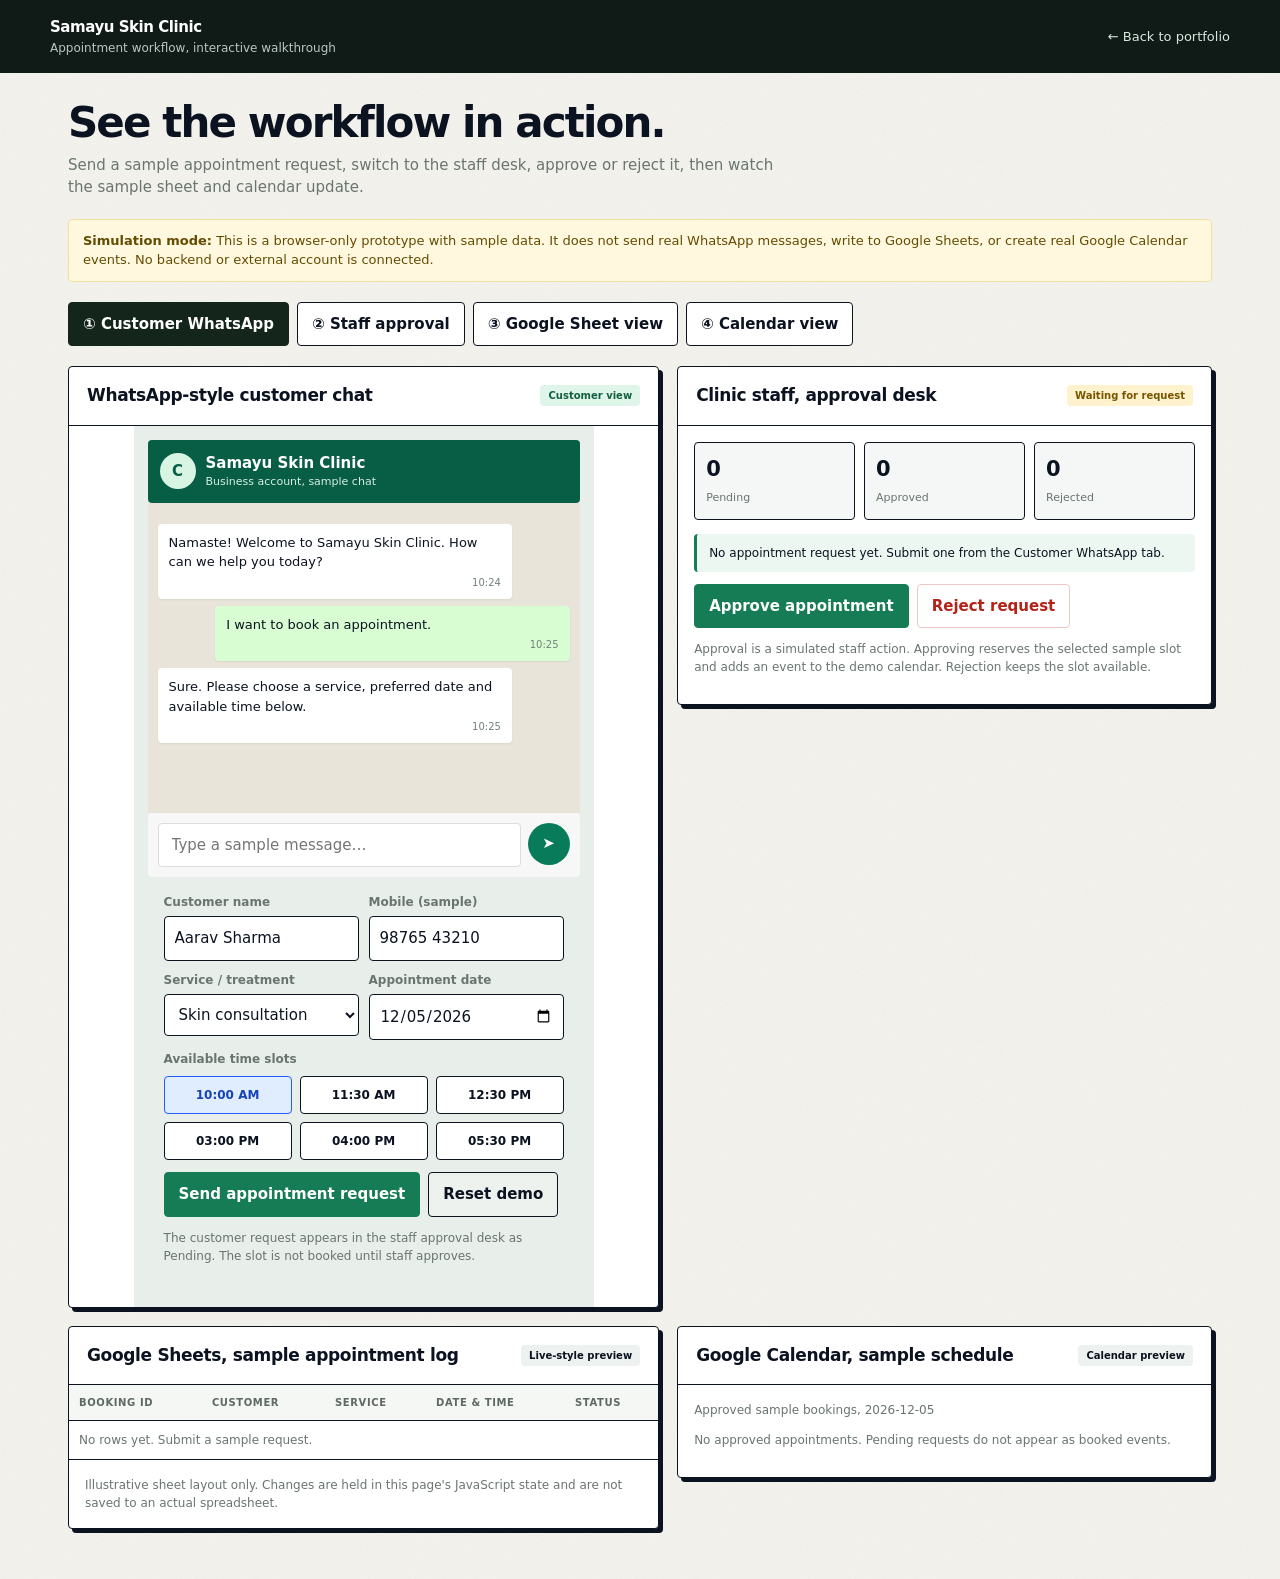
<file: skin-clinic-demo.html>
<!doctype html>
<html lang="en">
<head>
<meta charset="utf-8">
<meta name="viewport" content="width=device-width, initial-scale=1, viewport-fit=cover">
<meta name="theme-color" content="#101b17">
<title>Samayu Skin Clinic | Interactive Workflow Demo</title>
<style>
:root{--bg:#F4F3EE;--panel:#fff;--ink:#0B1220;--muted:#69756f;--line:#0B1220;--green:#167c55;--green2:#dff5e9;--blue:#245bff;--red:#b42318;--amber:#936300;--shadow:4px 4px 0 var(--line)}
*{box-sizing:border-box}body{margin:0;background:var(--bg);color:var(--ink);font:15px/1.5 Inter,system-ui,-apple-system,Segoe UI,sans-serif}
header{background:#101b17;color:#fff;padding:16px max(18px,calc((100vw - 1180px)/2));display:flex;align-items:center;justify-content:space-between;gap:12px;flex-wrap:wrap}
.brand{font-weight:800;letter-spacing:-.03em}.brand small{display:block;color:#b8c8bf;font-weight:500;letter-spacing:0;font-size:12px}
a{color:inherit}.back{color:#d8e8df;text-decoration:none;font-size:13px}
.wrap{max-width:1180px;margin:auto;padding:28px 18px 50px}
.intro{display:flex;justify-content:space-between;gap:20px;align-items:flex-end;margin-bottom:20px;flex-wrap:wrap}
h1{font-size:clamp(26px,5vw,42px);line-height:1.05;letter-spacing:-.045em;margin:0 0 9px}
.sub{color:var(--muted);max-width:720px;margin:0}
.notice{background:#fff8df;border:1px solid #f1df9d;border-radius:4px;padding:11px 14px;color:#634b00;font-size:13px;margin:18px 0}
.tabs{display:flex;gap:8px;flex-wrap:wrap;margin:20px 0}
.tab,button{border:1px solid var(--line);background:#fff;color:var(--ink);border-radius:4px;padding:10px 14px;font:inherit;font-weight:650;cursor:pointer}
.tab.active{background:#14251c;color:white;border-color:#14251c}
.grid{display:grid;grid-template-columns:minmax(0,1.05fr) minmax(300px,.95fr);gap:18px;align-items:start}
.card{background:var(--panel);border:1px solid var(--line);border-radius:4px;box-shadow:var(--shadow);overflow:hidden}
.cardhead{padding:16px 18px;border-bottom:1px solid var(--line);display:flex;justify-content:space-between;gap:10px;align-items:center}
.cardhead h2{font-size:17px;margin:0;letter-spacing:-.02em}.label{font-size:11px;font-weight:800;letter-spacing:.08em;text-transform:uppercase;color:var(--muted)}
.phone{max-width:460px;margin:auto;background:#e8eee9;padding:14px;min-height:530px}
.wahead{background:#075e45;color:white;padding:12px;border-radius:4px;display:flex;align-items:center;gap:10px}
.avatar{width:36px;height:36px;border-radius:50%;background:#d8f5e4;color:#075e45;display:grid;place-items:center;font-weight:900}
.wahead small{display:block;color:#d5eee2;font-size:11px}
.chat{height:310px;overflow:auto;padding:14px 10px;background-color:#e9e4d9;background-image:radial-gradient(#d5d0c5 .7px,transparent .7px);background-size:14px 14px}
.bubble{max-width:86%;padding:9px 11px;border-radius:4px;margin:7px 0;background:white;box-shadow:0 1px 2px #0001;font-size:13px;white-space:pre-wrap}
.bubble.me{margin-left:auto;background:#d9fdd3}.time{font-size:10px;color:#738078;text-align:right;margin-top:3px}
.composer{display:flex;gap:7px;padding:10px;background:#f7f7f7;border-radius:4px}
.composer input{min-width:0;flex:1;border:1px solid #d9dfda;border-radius:4px;padding:10px 13px;font:inherit}
.send{background:#087c5a;color:white;border:0;border-radius:50%;width:42px;height:42px;padding:0}
.controls{padding:16px}.formrow{display:grid;grid-template-columns:1fr 1fr;gap:10px}
label{display:block;font-size:12px;color:var(--muted);font-weight:700;margin-bottom:5px}
input,select{width:100%;border:1px solid var(--line);border-radius:4px;padding:10px;background:#fff;color:var(--ink);font:inherit}
.primary{background:#167c55;color:#fff;border-color:#167c55}.danger{background:#fff;color:var(--red);border-color:#f0c7c4}.soft{background:#edf2ef}
.btnrow{display:flex;gap:8px;flex-wrap:wrap;margin-top:12px}
.panelbody{padding:16px}.stats{display:grid;grid-template-columns:repeat(3,1fr);gap:9px;margin-bottom:14px}
.stat{background:#f4f7f5;border:1px solid var(--line);padding:11px;border-radius:4px}.stat b{font-size:21px;display:block}.stat span{font-size:11px;color:var(--muted)}
.tablewrap{overflow:auto}table{border-collapse:collapse;width:100%;min-width:520px;font-size:12px}th,td{text-align:left;padding:10px;border-bottom:1px solid var(--line);white-space:nowrap}th{background:#f5f7f5;color:#5d6962;font-size:10px;text-transform:uppercase;letter-spacing:.06em}
.pill{display:inline-block;border-radius:4px;padding:3px 8px;font-size:10px;font-weight:800;background:#edf1ef}.pending{background:#fff2cc;color:#765500}.approved{background:#dff5e9;color:#12603f}.rejected{background:#fde7e5;color:#a12a21}
.slotlist{display:grid;grid-template-columns:repeat(3,1fr);gap:8px;margin-top:8px}.slot{padding:9px 5px;font-size:12px}.slot.selected{background:#e0edff;border-color:#245bff;color:#1743b5}
.event{border-left:3px solid #167c55;background:#edf7f1;padding:10px 12px;margin:8px 0;border-radius:4px;font-size:12px}
.hidden{display:none!important}.small{font-size:12px;color:var(--muted)}.toast{position:fixed;bottom:18px;left:50%;transform:translateX(-50%);background:#14251c;color:white;padding:11px 16px;border-radius:4px;box-shadow:var(--shadow);z-index:10;max-width:90vw;text-align:center}
@media(max-width:820px){.grid{grid-template-columns:1fr}.phone{max-width:100%}}
@media(max-width:420px){.wrap{padding:20px 12px 36px}.formrow{grid-template-columns:1fr}.slotlist{grid-template-columns:repeat(2,1fr)}.stats{gap:6px}.stat{padding:8px}.stat b{font-size:18px}}
body{background-image:url("data:image/svg+xml;utf8,<svg xmlns='http://www.w3.org/2000/svg' width='220' height='220'><filter id='n'><feTurbulence type='fractalNoise' baseFrequency='.85' numOctaves='2' stitchTiles='stitch'/><feColorMatrix type='saturate' values='0'/><feComponentTransfer><feFuncA type='linear' slope='.10'/></feComponentTransfer></filter><rect width='100%' height='100%' filter='url(%23n)'/></svg>")}
</style>
</head>
<body>
<header><div class="brand">Samayu Skin Clinic <small>Appointment workflow, interactive walkthrough</small></div><a class="back" href="index.html">← Back to portfolio</a></header>
<main class="wrap">
<div class="intro"><div><h1>See the workflow in action.</h1><p class="sub">Send a sample appointment request, switch to the staff desk, approve or reject it, then watch the sample sheet and calendar update.</p></div></div>
<div class="notice"><b>Simulation mode:</b> This is a browser-only prototype with sample data. It does not send real WhatsApp messages, write to Google Sheets, or create real Google Calendar events. No backend or external account is connected.</div>
<div class="tabs">
<button class="tab active" data-tab="customer">① Customer WhatsApp</button>
<button class="tab" data-tab="staff">② Staff approval</button>
<button class="tab" data-tab="sheet">③ Google Sheet view</button>
<button class="tab" data-tab="calendar">④ Calendar view</button>
</div>
<div class="grid">
<section class="card" id="customer">
<div class="cardhead"><h2>WhatsApp-style customer chat</h2><span class="pill approved">Customer view</span></div>
<div class="phone">
<div class="wahead"><div class="avatar">C</div><div><b>Samayu Skin Clinic</b><small>Business account, sample chat</small></div></div>
<div class="chat" id="chat" aria-live="polite">
<div class="bubble">Namaste! Welcome to Samayu Skin Clinic. How can we help you today?<div class="time">10:24</div></div>
<div class="bubble me">I want to book an appointment.<div class="time">10:25</div></div>
<div class="bubble">Sure. Please choose a service, preferred date and available time below.<div class="time">10:25</div></div>
</div>
<div class="composer"><input id="message" placeholder="Type a sample message…" aria-label="Type a sample message"><button class="send" id="send">➤</button></div>
<div class="controls">
<div class="formrow"><div><label for="customerName">Customer name</label><input id="customerName" value="Aarav Sharma"></div><div><label for="phoneNo">Mobile (sample)</label><input id="phoneNo" value="98765 43210"></div>
<div><label for="service">Service / treatment</label><select id="service"><option>Skin consultation</option><option>Acne consultation</option><option>Hair & scalp consultation</option><option>Follow-up visit</option></select></div><div><label for="date">Appointment date</label><input id="date" type="date"></div></div>
<label style="margin-top:10px">Available time slots</label><div class="slotlist" id="slots"></div>
<div class="btnrow"><button class="primary" id="request">Send appointment request</button><button class="soft" id="reset">Reset demo</button></div>
<p class="small">The customer request appears in the staff approval desk as Pending. The slot is not booked until staff approves.</p>
</div></div>
</section>
<section class="card" id="staff">
<div class="cardhead"><h2>Clinic staff, approval desk</h2><span class="pill pending" id="staffStatus">Waiting for request</span></div>
<div class="panelbody">
<div class="stats"><div class="stat"><b id="pendingCount">0</b><span>Pending</span></div><div class="stat"><b id="approvedCount">0</b><span>Approved</span></div><div class="stat"><b id="rejectedCount">0</b><span>Rejected</span></div></div>
<div id="requestCard" class="event">No appointment request yet. Submit one from the Customer WhatsApp tab.</div>
<div class="btnrow"><button class="primary" id="approve" disabled>Approve appointment</button><button class="danger" id="reject" disabled>Reject request</button></div>
<p class="small">Approval is a simulated staff action. Approving reserves the selected sample slot and adds an event to the demo calendar. Rejection keeps the slot available.</p>
</div></section>
<section class="card" id="sheet">
<div class="cardhead"><h2>Google Sheets, sample appointment log</h2><span class="pill">Live-style preview</span></div>
<div class="tablewrap"><table><thead><tr><th>Booking ID</th><th>Customer</th><th>Service</th><th>Date & time</th><th>Status</th></tr></thead><tbody id="sheetRows"><tr><td colspan="5" class="small">No rows yet. Submit a sample request.</td></tr></tbody></table></div>
<div class="panelbody small">Illustrative sheet layout only. Changes are held in this page's JavaScript state and are not saved to an actual spreadsheet.</div>
</section>
<section class="card" id="calendar">
<div class="cardhead"><h2>Google Calendar, sample schedule</h2><span class="pill">Calendar preview</span></div>
<div class="panelbody"><div class="small" id="calendarDate">Selected date</div><div id="calendarEvents"><p class="small">No approved appointments. Pending requests do not appear as booked events.</p></div></div>
</section>
</div>
</main>
<div class="toast hidden" id="toast" role="status"></div>
<script>
(function(){
const $=id=>document.getElementById(id);
const slots=['10:00 AM','11:30 AM','12:30 PM','03:00 PM','04:00 PM','05:30 PM'];
let selected=slots[0],requests=[],events=[],activeId=null,seq=1;
const today=new Date();today.setDate(today.getDate()+1);
$('date').value=today.toISOString().slice(0,10);$('date').min=new Date().toISOString().slice(0,10);
function toast(t){$('toast').textContent=t;$('toast').classList.remove('hidden');setTimeout(()=>$('toast').classList.add('hidden'),2300)}
function addBubble(text,me=false){const b=document.createElement('div');b.className='bubble'+(me?' me':'');b.textContent=text;const tm=document.createElement('div');tm.className='time';tm.textContent=new Date().toLocaleTimeString([],{hour:'2-digit',minute:'2-digit'});b.appendChild(tm);$('chat').appendChild(b);$('chat').scrollTop=$('chat').scrollHeight}
function reserved(date,slot){return events.some(e=>e.date===date&&e.slot===slot)}
function renderSlots(){const date=$('date').value;$('slots').innerHTML='';slots.forEach(s=>{const b=document.createElement('button');b.className='slot'+(selected===s?' selected':'');b.textContent=s+(reserved(date,s)?', Booked':'');b.disabled=reserved(date,s);b.onclick=()=>{selected=s;renderSlots()};$('slots').appendChild(b)})}
function counts(){const p=requests.filter(x=>x.status==='Pending').length,a=requests.filter(x=>x.status==='Approved').length,r=requests.filter(x=>x.status==='Rejected').length;$('pendingCount').textContent=p;$('approvedCount').textContent=a;$('rejectedCount').textContent=r}
function render(){
counts();const req=requests.find(x=>x.id===activeId);
$('staffStatus').textContent=req?req.status:'Waiting for request';$('staffStatus').className='pill '+(req?req.status.toLowerCase():'pending');
$('requestCard').textContent=req?`#${req.id}, ${req.name}, ${req.phone}\n${req.service}, ${req.date} at ${req.slot}\nStatus: ${req.status}`:'No appointment request yet. Submit one from the Customer WhatsApp tab.';
$('approve').disabled=!req||req.status!=='Pending';$('reject').disabled=!req||req.status!=='Pending';
$('sheetRows').innerHTML=requests.length?requests.map(x=>`<tr><td>${x.id}</td><td>${escapeHtml(x.name)}</td><td>${escapeHtml(x.service)}</td><td>${x.date}, ${x.slot}</td><td><span class="pill ${x.status.toLowerCase()}">${x.status}</span></td></tr>`).join(''):'<tr><td colspan="5" class="small">No rows yet. Submit a sample request.</td></tr>';
$('calendarDate').textContent='Approved sample bookings, '+$('date').value;
$('calendarEvents').innerHTML=events.length?events.map(e=>`<div class="event"><b>${e.slot}</b>, ${escapeHtml(e.name)}<br>${escapeHtml(e.service)}, ${e.date}<br><span class="pill approved">Confirmed</span></div>`).join(''):'<p class="small">No approved appointments. Pending requests do not appear as booked events.</p>';
renderSlots()
}
function escapeHtml(s){return String(s).replace(/[&<>"']/g,c=>({'&':'&amp;','<':'&lt;','>':'&gt;','"':'&quot;',"'":'&#39;'}[c]))}
$('send').onclick=()=>{const m=$('message').value.trim();if(!m)return;addBubble(m,true);$('message').value='';addBubble('Thanks. This is a sample interactive chat. Use the appointment form below to send a structured booking request.')};
$('message').addEventListener('keydown',e=>{if(e.key==='Enter')$('send').click()});
$('date').onchange=renderSlots;
$('request').onclick=()=>{
const name=$('customerName').value.trim(),phone=$('phoneNo').value.trim(),date=$('date').value,service=$('service').value;
if(!name||!phone||!date){toast('Please complete name, mobile and date.');return}
if(reserved(date,selected)){toast('This slot is already booked. Choose another.');renderSlots();return}
if(requests.some(x=>x.status==='Pending'&&x.date===date&&x.slot===selected)){toast('A request is already pending for this slot.');return}
const id='BK-'+String(seq++).padStart(4,'0');const req={id,name,phone,date,service,slot:selected,status:'Pending'};requests.push(req);activeId=id;
addBubble(`Appointment request sent:\n${service}\n${date}, ${selected}\nName: ${name}\nStatus: Pending approval.` ,true);
addBubble('Your request has been sent to the clinic team. The appointment is not confirmed until staff approval.');
render();toast('Request added to staff approval desk.');
document.querySelector('[data-tab="staff"]').click()
};
$('approve').onclick=()=>{const req=requests.find(x=>x.id===activeId);if(!req||req.status!=='Pending')return;if(reserved(req.date,req.slot)){toast('Slot conflict detected. Select another time.');return}req.status='Approved';events.push({...req});addBubble(`Good news! Your appointment for ${req.service} on ${req.date} at ${req.slot} is confirmed.`);render();toast('Approved, sample sheet and calendar updated.')};
$('reject').onclick=()=>{const req=requests.find(x=>x.id===activeId);if(!req||req.status!=='Pending')return;req.status='Rejected';addBubble('The clinic could not approve this requested slot. Please choose another time or contact the clinic.');render();toast('Request rejected. Slot remains available.')};
$('reset').onclick=()=>{requests=[];events=[];activeId=null;seq=1;$('chat').innerHTML='';addBubble('Namaste! Welcome to Samayu Skin Clinic. How can we help you today?');render();toast('Demo reset.')};
document.querySelectorAll('[data-tab]').forEach(b=>b.onclick=()=>{document.querySelectorAll('[data-tab]').forEach(x=>x.classList.toggle('active',x===b));['customer','staff','sheet','calendar'].forEach(id=>$(id).classList.toggle('hidden',id!==b.dataset.tab))});
render();
})();
</script>
</body></html>
</file>
<file: style.css>
:root{--bg:#F4F4F0;--surface:#FFFFFF;--ink:#090909;--muted:#5d5d5d;--blue:#245BFF;--onblue:#fff;--line:#090909;--r-s:8px;--r-m:12px;--r-l:18px;--r-xl:22px;
--display:"Bricolage Grotesque","Helvetica Neue",Arial,sans-serif;--body:"DM Sans","Helvetica Neue",Arial,sans-serif;
box-sizing:border-box;padding-top:env(safe-area-inset-top,0px);padding-bottom:env(safe-area-inset-bottom,0px);color-scheme:light}
@media (prefers-color-scheme:dark){:root:not([data-theme="light"]){--bg:#090909;--surface:#151515;--ink:#F4F4F0;--muted:#a3a3a3;--blue:#4C7BFF;--line:#F4F4F0;color-scheme:dark}}
:root[data-theme="dark"]{--bg:#090909;--surface:#151515;--ink:#F4F4F0;--muted:#a3a3a3;--blue:#4C7BFF;--line:#F4F4F0;color-scheme:dark}
*,*::before,*::after{box-sizing:inherit}
html{scroll-behavior:smooth;scroll-padding-top:calc(env(safe-area-inset-top,0px) + 72px);height:100%}
body{margin:0;background:var(--bg);color:var(--ink);font:400 16px/1.6 var(--body);transition:background .3s,color .3s;overflow-x:hidden}
h1,h2,h3{font-family:var(--display);line-height:1.02;margin:0;letter-spacing:-.02em}
a{color:inherit}
:focus-visible{outline:3px solid var(--blue);outline-offset:3px}
.wrap{max-width:1120px;margin:0 auto;padding:0 20px}
header{position:sticky;top:env(safe-area-inset-top,0px);z-index:20;background:var(--bg);border-bottom:2px solid var(--line)}
.bar{display:flex;align-items:center;justify-content:space-between;gap:12px;height:60px}
.logo{font:800 18px var(--display);text-decoration:none}
nav{display:flex;gap:18px;align-items:center}
nav a{text-decoration:none;font-weight:500;font-size:15px}
nav a:hover{color:var(--blue)}
.hide-m{display:none}
@media(min-width:760px){.hide-m{display:inline}}
.btn{display:inline-flex;align-items:center;gap:8px;font:700 15px var(--body);padding:13px 20px;border:2px solid var(--line);border-radius:var(--r-m);background:var(--surface);color:var(--ink);text-decoration:none;cursor:pointer;box-shadow:4px 4px 0 var(--line);transition:transform .15s,box-shadow .15s}
.btn:hover{transform:translate(2px,2px);box-shadow:2px 2px 0 var(--line)}
.btn.primary{background:var(--blue);color:var(--onblue)}
.icon-btn{width:42px;height:42px;padding:0;justify-content:center;box-shadow:none;border-radius:var(--r-s)}
.status{display:inline-flex;align-items:center;gap:8px;border:2px solid var(--line);border-radius:999px;padding:5px 14px;font-size:14px;font-weight:500;background:var(--surface)}
.dot{width:9px;height:9px;border-radius:50%;background:var(--blue)}
.hero{padding:44px 0 56px;display:grid;gap:36px}
@media(min-width:900px){.hero{grid-template-columns:1.15fr .85fr;align-items:center;padding:72px 0}}
h1{font-size:clamp(2.6rem,8vw,5.2rem);font-weight:800;margin:18px 0}
.lead{max-width:52ch;color:var(--muted);font-size:1.08rem}
.cta{display:flex;flex-wrap:wrap;gap:14px;margin-top:26px}
.visual{position:relative;display:grid;gap:16px}
.photo{aspect-ratio:4/3;border:2px dashed var(--line);border-radius:var(--r-xl);display:grid;place-items:center;text-align:center;padding:16px;color:var(--muted);background:var(--surface);font-size:14px}
.flow{border:2px solid var(--line);border-radius:var(--r-xl);background:var(--blue);color:var(--onblue);padding:16px;box-shadow:6px 6px 0 var(--line)}
.flow svg{width:100%;height:auto;display:block}
.flow .node{fill:var(--surface);stroke:#090909;stroke-width:2}
.flow text{font:700 11px var(--body);fill:#090909}
.flow .path{stroke:#fff;stroke-width:3;fill:none;stroke-dasharray:6 8;animation:dash 1.6s linear infinite}
@keyframes dash{to{stroke-dashoffset:-28}}
section{padding:56px 0;border-top:2px solid var(--line)}
h2{font-size:clamp(2rem,5vw,3.2rem);margin-bottom:12px}
.sub{color:var(--muted);max-width:56ch;margin:0 0 28px}
.grid{display:grid;gap:18px}
@media(min-width:760px){.grid.three{grid-template-columns:repeat(3,1fr)}}
.card{border:2px solid var(--line);border-radius:var(--r-l);background:var(--surface);padding:22px;display:flex;flex-direction:column;gap:10px}
.card h3{font-size:1.4rem}
.card dl{margin:0;font-size:14.5px}
.card dt{font-weight:700;margin-top:8px}
.card dd{margin:0;color:var(--muted)}
.card .btn{margin-top:auto;align-self:flex-start}
.tag{display:inline-block;border:2px solid var(--line);border-radius:var(--r-s);padding:2px 10px;font-size:13px;font-weight:700}
.tag.blue{background:var(--blue);color:var(--onblue)}
.case{display:grid;gap:22px;border:2px solid var(--line);border-radius:var(--r-xl);background:var(--surface);padding:22px;box-shadow:6px 6px 0 var(--line)}
@media(min-width:900px){.case{grid-template-columns:1fr 1fr;padding:30px}}
.shot{aspect-ratio:16/10;border:2px dashed var(--line);border-radius:var(--r-l);display:grid;place-items:center;color:var(--muted);font-size:14px;text-align:center;padding:12px}
.chips{display:flex;flex-wrap:wrap;gap:8px;margin:12px 0}
form{display:grid;gap:14px;max-width:640px}
label{font-weight:700;font-size:14px;display:grid;gap:6px}
input,select,textarea{font:inherit;color:var(--ink);background:var(--surface);border:2px solid var(--line);border-radius:var(--r-m);padding:12px 14px;width:100%}
.err{color:#d6291f;font-weight:500;font-size:13px;min-height:1em}
@media(prefers-color-scheme:dark){:root:not([data-theme="light"]) .err{color:#ff7a70}}
:root[data-theme="dark"] .err{color:#ff7a70}
#msg{font-weight:500}
footer{border-top:2px solid var(--line);padding:26px 0;color:var(--muted);font-size:14px}
footer .wrap{display:flex;flex-wrap:wrap;gap:16px;justify-content:space-between}
.note{background:var(--blue);color:var(--onblue);text-align:center;font-size:13px;padding:6px 12px}
.bar{height:auto;min-height:60px;padding:8px 0;flex-wrap:wrap}
nav{flex:1;justify-content:flex-end;overflow-x:auto;white-space:nowrap;scrollbar-width:none}
nav::-webkit-scrollbar{display:none}
@media(max-width:759px){.logo{order:1;margin-right:auto}#theme{order:2}nav{order:3;flex:1 1 100%;justify-content:flex-start}}
.stack{display:grid;gap:18px;grid-template-columns:repeat(auto-fit,minmax(230px,1fr))}
.tag.exp{border-style:dashed}
.legend{display:flex;flex-wrap:wrap;gap:12px;align-items:center;font-size:14px;color:var(--muted);margin-bottom:22px}
.card .shot{aspect-ratio:16/9;border-radius:var(--r-m)}
details{border:2px solid var(--line);border-radius:var(--r-m);background:var(--surface);padding:0 18px;margin-bottom:12px;max-width:760px}
summary{cursor:pointer;font-weight:700;padding:16px 0;list-style:none;display:flex;justify-content:space-between;gap:12px}
summary::-webkit-details-marker{display:none}
summary::after{content:"+";font-size:1.3rem;line-height:1}
details[open] summary::after{content:"−"}
details p{margin:0 0 16px;color:var(--muted)}
.wrap{padding-left:max(24px,env(safe-area-inset-left,0px));padding-right:max(24px,env(safe-area-inset-right,0px))}
.note{padding-left:max(16px,env(safe-area-inset-left,0px));padding-right:max(16px,env(safe-area-inset-right,0px))}
.hero>*,.grid>*,.case>*,.stack>*,.visual>*{min-width:0}
.photo,.shot,.card,.case,details,.lead,.sub,h1,h2,h3{overflow-wrap:anywhere}
.btn{max-width:100%;white-space:normal;text-align:left}
.flow{padding:14px 12px}
.case,.flow{margin-right:6px}
@media(max-width:420px){h1{font-size:2.35rem}.card,.case{padding:18px}.btn{padding:12px 16px}}
@media(prefers-reduced-motion:reduce){*{animation:none!important;transition:none!important;scroll-behavior:auto!important}}
.portrait{margin:0;border:2px solid var(--line);border-radius:var(--r-xl);background:var(--surface);overflow:hidden;aspect-ratio:5/4}
.portrait img{width:100%;height:100%;object-fit:cover;object-position:center 12%;display:block}
.t2{font-size:clamp(2.2rem,6vw,3.6rem);margin:0 0 12px}
.about p{max-width:62ch;font-size:1.08rem;margin:0}
.steps{list-style:none;counter-reset:s;padding:0;margin:0;display:grid;gap:14px}
@media(min-width:760px){.steps{grid-template-columns:repeat(2,1fr)}}
.steps li{counter-increment:s;border:2px solid var(--line);border-radius:var(--r-l);background:var(--surface);padding:16px 18px 16px 58px;position:relative}
.steps li::before{content:counter(s);position:absolute;left:18px;top:12px;font:800 1.5rem var(--display);color:var(--blue)}
.hp{position:absolute;left:-9999px}
.crumb{font-size:14px;color:var(--muted);margin:28px 0 14px}
</file>
